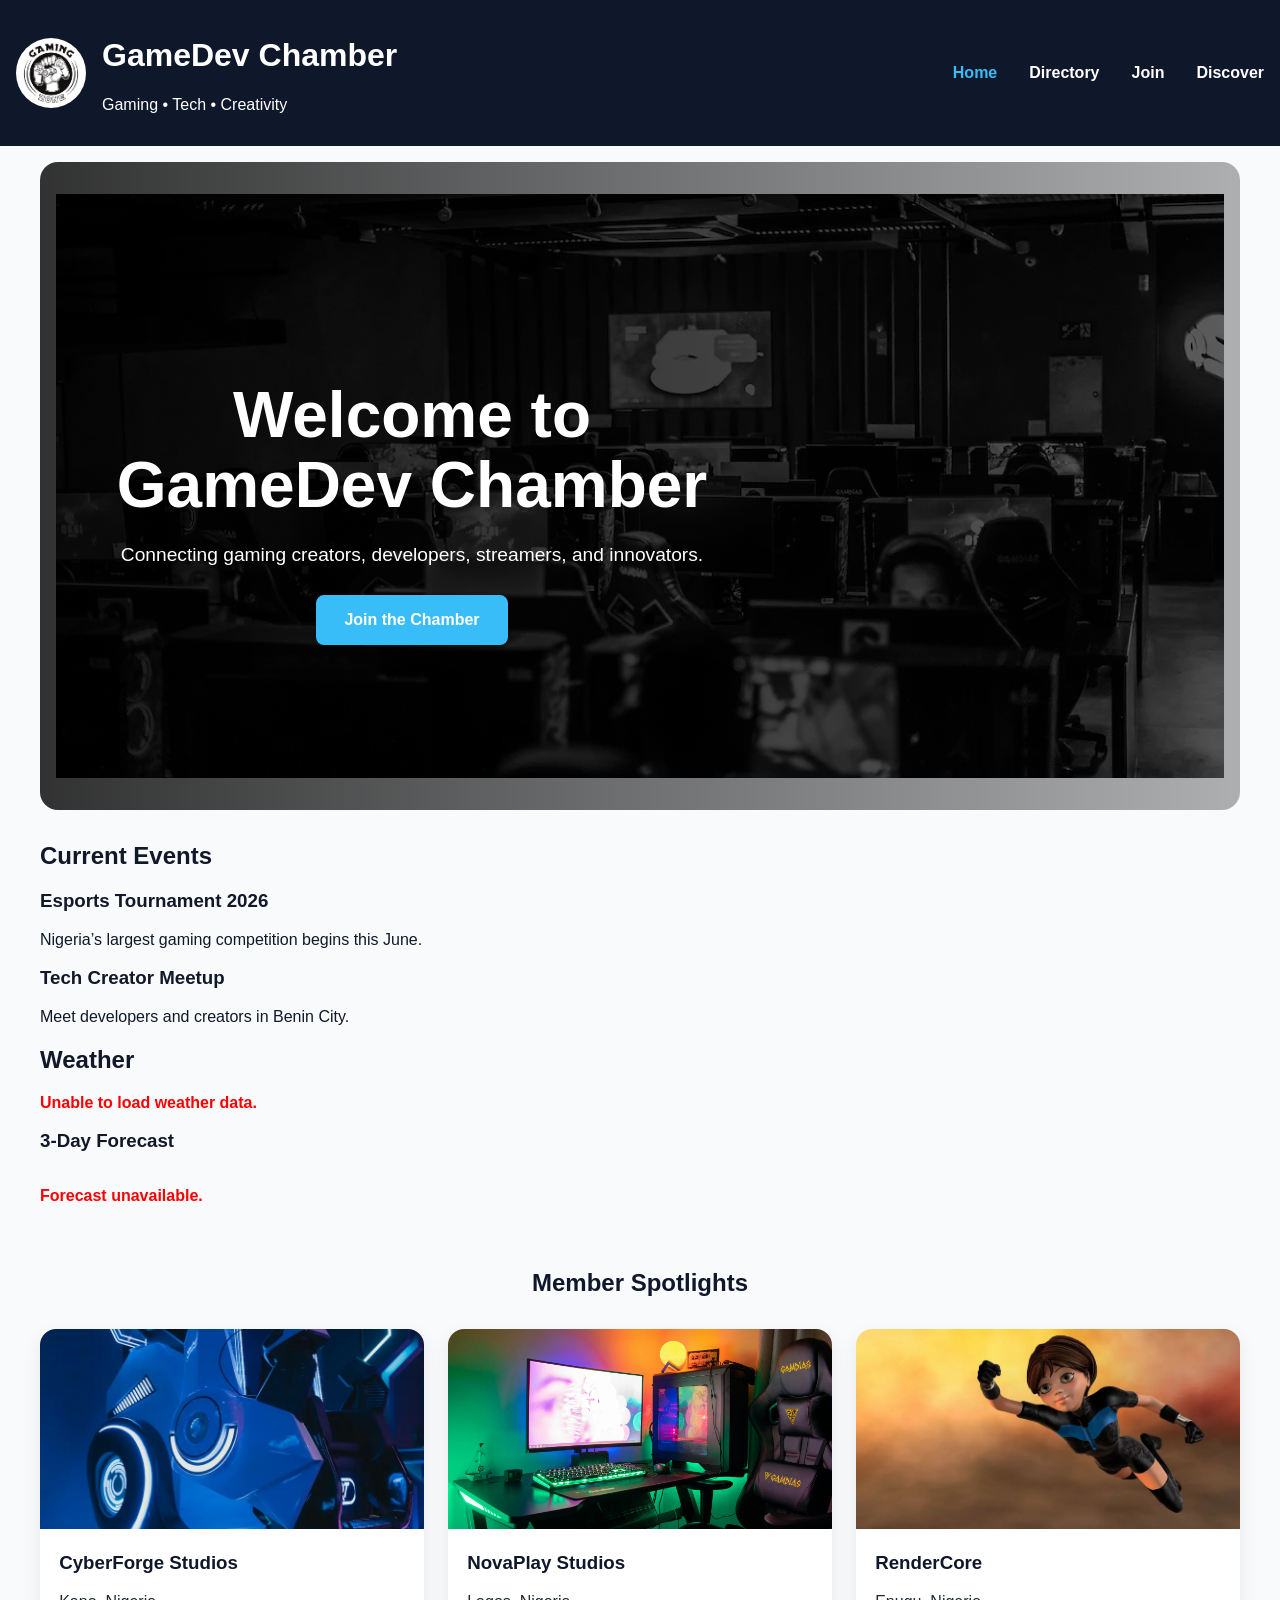
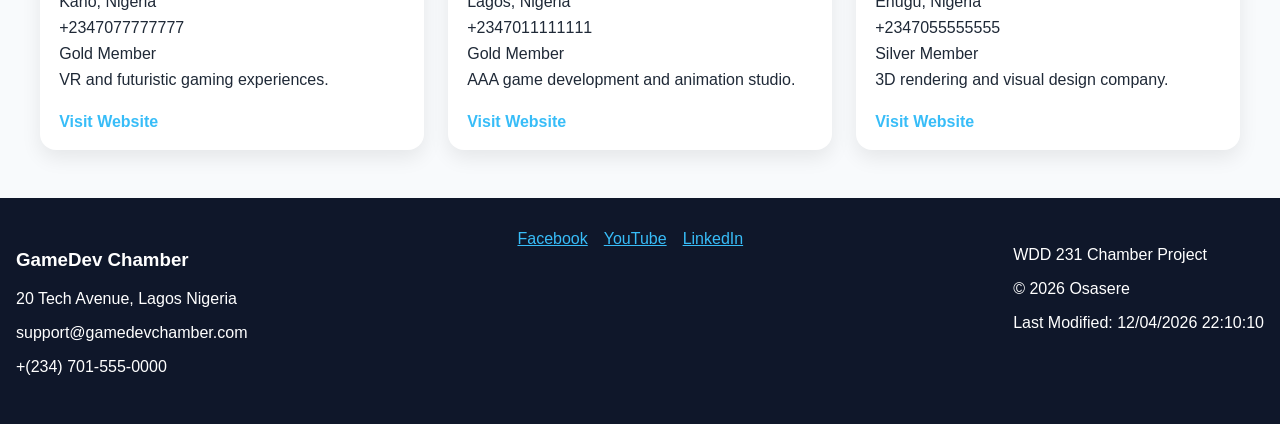
<file: chamber/index.html>
<!DOCTYPE html>
<html lang="en">
<head>

    <meta charset="UTF-8">
    <meta name="viewport" content="width=device-width, initial-scale=1.0">

    <title>GameDev Chamber Home</title>

    <meta name="description" content="GameDev Chamber Home Page">
    <meta name="author" content="Osasere">

    <link rel="stylesheet" href="styles/chamber.css">

    <script src="scripts/navigation.js" defer></script>
    <script src="scripts/weather.js" defer></script>
    <script src="scripts/spotlight.js" defer></script>

</head>

<body>

<a href="#main-content" class="skip-link">
    Skip to Content
</a>

<header>

    <div class="navigation-bar">

        <a href="index.html" class="logo-container">

            <img src="images/11224.jpg"
                 alt="GameDev Chamber Logo"
                 class="logo-image">

            <div>
                <h1>GameDev Chamber</h1>
                <p>Gaming • Tech • Creativity</p>
            </div>

        </a>

        <button id="menu-button">
            ☰
        </button>

        <nav>

            <ul class="navigation-links">

                <li>
                    <a href="index.html" class="active">
                        Home
                    </a>
                </li>

                <li>
                    <a href="directory.html">
                        Directory
                    </a>
                </li>

                <li>
                    <a href="join.html">
                        Join
                    </a>
                </li>

                <li>
                    <a href="discover.html">
                        Discover
                    </a>
                </li>

            </ul>

        </nav>

    </div>

</header>

<main id="main-content">

    <!-- HERO -->

   <section class="hero-section">

    <img
        src="images/hero.webp"
        alt="Gaming setup"
        class="hero-image"
    >

    <div class="hero-text">

        <h2>
            Welcome to GameDev Chamber
        </h2>

        <p>
            Connecting gaming creators,
            developers, streamers,
            and innovators.
        </p>

        <a href="join.html"
           class="cta-button">

           Join the Chamber

        </a>

    </div>

</section>

</section>

    <!-- HOME GRID -->

    <section class="home-grid">

        <!-- EVENTS -->

        <section class="card">

            <h2>Current Events</h2>

            <div class="event">

                <h3>Esports Tournament 2026</h3>

                <p>
                    Nigeria’s largest gaming competition begins this June.
                </p>

            </div>

            <div class="event">

                <h3>Tech Creator Meetup</h3>

                <p>
                    Meet developers and creators in Benin City.
                </p>

            </div>

        </section>

        <!-- WEATHER -->

        <section class="card">

            <h2>Weather</h2>

            <div id="current-weather"></div>

            <h3>3-Day Forecast</h3>

            <div id="forecast"></div>

        </section>

    </section>

    <!-- SPOTLIGHTS -->

    <section class="spotlights">

    <h2>Member Spotlights</h2>

    <div id="spotlight-container"></div>

</section>

</main>

<footer>

    <div>

        <h3>GameDev Chamber</h3>

        <p>20 Tech Avenue, Lagos Nigeria</p>

        <p>support@gamedevchamber.com</p>

        <p>+(234) 701-555-0000</p>

    </div>

    <div class="social-links">

        <a href="#">Facebook</a>

        <a href="#">YouTube</a>

        <a href="#">LinkedIn</a>

    </div>

    <div>

        <p>WDD 231 Chamber Project</p>

        <p>© 2026 Osasere</p>

        <p id="lastModified"></p>

    </div>

</footer>

</body>
</html>
</file>
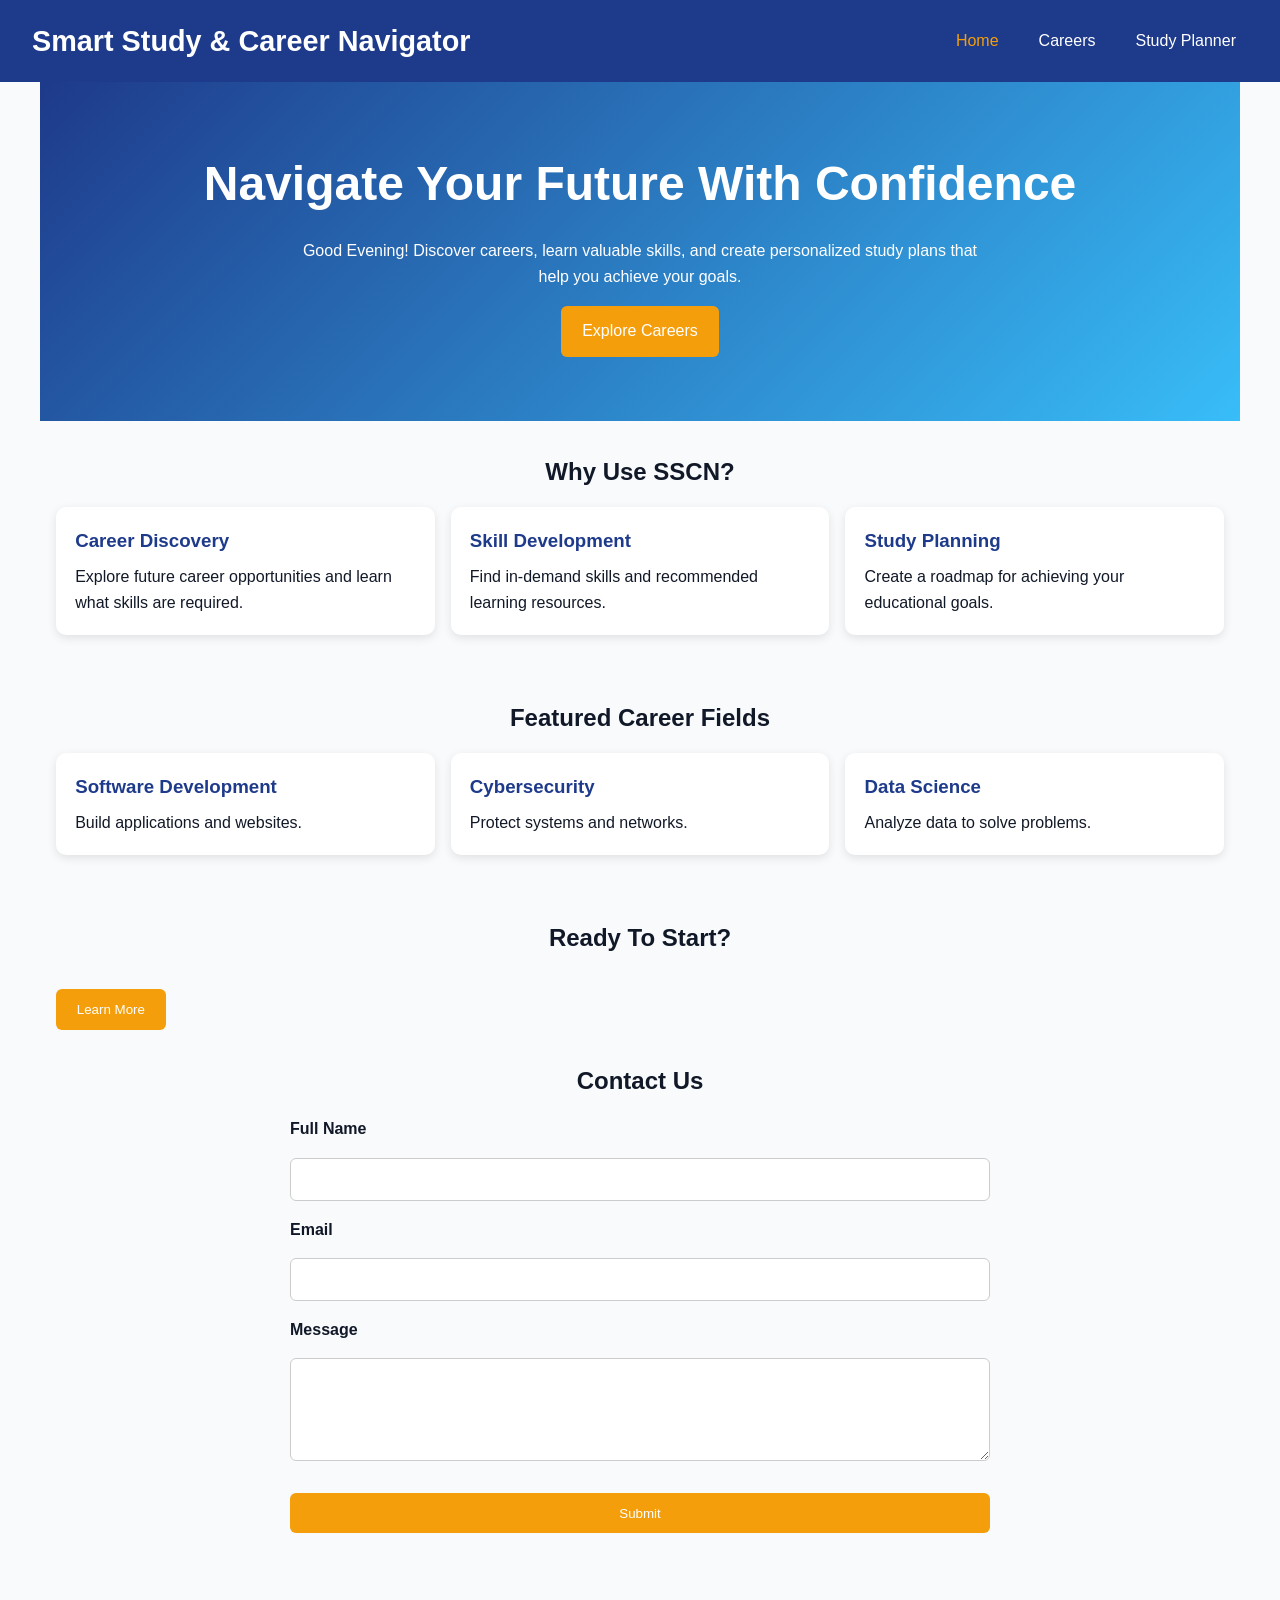
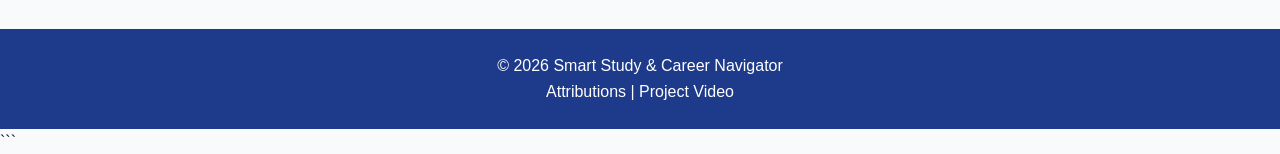
<file: finalproject/index.html>
<!DOCTYPE html>
<html lang="en">
<head>
<meta charset="UTF-8">
<meta name="viewport" content="width=device-width, initial-scale=1.0">

<title>Smart Study & Career Navigator | Home</title>

<meta name="description" content="Explore careers, discover skills, and build your future with Smart Study & Career Navigator.">

<meta name="author" content="Your Name">

<meta property="og:title" content="Smart Study & Career Navigator">
<meta property="og:type" content="website">
<meta property="og:image" content="images/hero.webp">
<meta property="og:url" content="https://yourgithubpagesurl.com">
<meta property="og:description" content="Explore careers and plan your future.">

<link rel="icon" href="images/favicon.ico">

<link rel="stylesheet" href="styles/site.css">

<script type="module" src="scripts/main.js"></script>

</head>

<body>

<header>

<div class="logo">
<h1>Smart Study & Career Navigator</h1>
</div>

<button id="menuBtn" aria-label="Navigation Menu">
☰
</button>

<nav id="navMenu">
<a href="index.html" class="active">Home</a>
<a href="careers.html">Careers</a>
<a href="planner.html">Study Planner</a>
</nav>

</header>

<main>

<section class="hero">

<div class="hero-content">

<h2>Navigate Your Future With Confidence</h2>

<p>
Discover careers, learn valuable skills,
and create personalized study plans
that help you achieve your goals.
</p>

<a href="careers.html" class="btn">
Explore Careers
</a>

</div>

</section>

<section class="features">

<h2>Why Use SSCN?</h2>

<div class="cards">

<div class="card">
<h3>Career Discovery</h3>
<p>
Explore future career opportunities
and learn what skills are required.
</p>
</div>

<div class="card">
<h3>Skill Development</h3>
<p>
Find in-demand skills and recommended
learning resources.
</p>
</div>

<div class="card">
<h3>Study Planning</h3>
<p>
Create a roadmap for achieving your
educational goals.
</p>
</div>

</div>

</section>

<section class="career-preview">

<h2>Featured Career Fields</h2>

<div class="cards">

<div class="card">
<h3>Software Development</h3>
<p>Build applications and websites.</p>
</div>

<div class="card">
<h3>Cybersecurity</h3>
<p>Protect systems and networks.</p>
</div>

<div class="card">
<h3>Data Science</h3>
<p>Analyze data to solve problems.</p>
</div>

</div>

</section>

<section class="cta">

<h2>Ready To Start?</h2>

<button id="openModal" class="btn">
    Learn More
</button>

<dialog id="infoModal">

    <h2>Welcome To SSCN</h2>

    <p>
        Smart Study & Career Navigator helps students
        discover careers, identify required skills,
        and create study plans for future success.
    </p>

    <button id="closeModal" class="btn">
        Close
    </button>

</dialog>
<section class="features">

<h2>Contact Us</h2>

<form action="form-action.html" method="get">

<label for="fullname">
Full Name
</label>

<input
type="text"
id="fullname"
name="fullname"
required
>

<label for="email">
Email
</label>

<input
type="email"
id="email"
name="email"
required
>

<label for="message">
Message
</label>

<textarea
id="message"
name="message"
rows="5"
required
></textarea>

<button type="submit" class="btn">
Submit
</button>

</form>

</section>

</main>

<footer>

<p>
© 2026 Smart Study & Career Navigator
</p>

<a href="attributions.html">
Attributions
</a>

|

<a
href="https://youtube.com"
target="_blank"
>
Project Video
</a>

</footer>

</body>
</html>
```
</file>
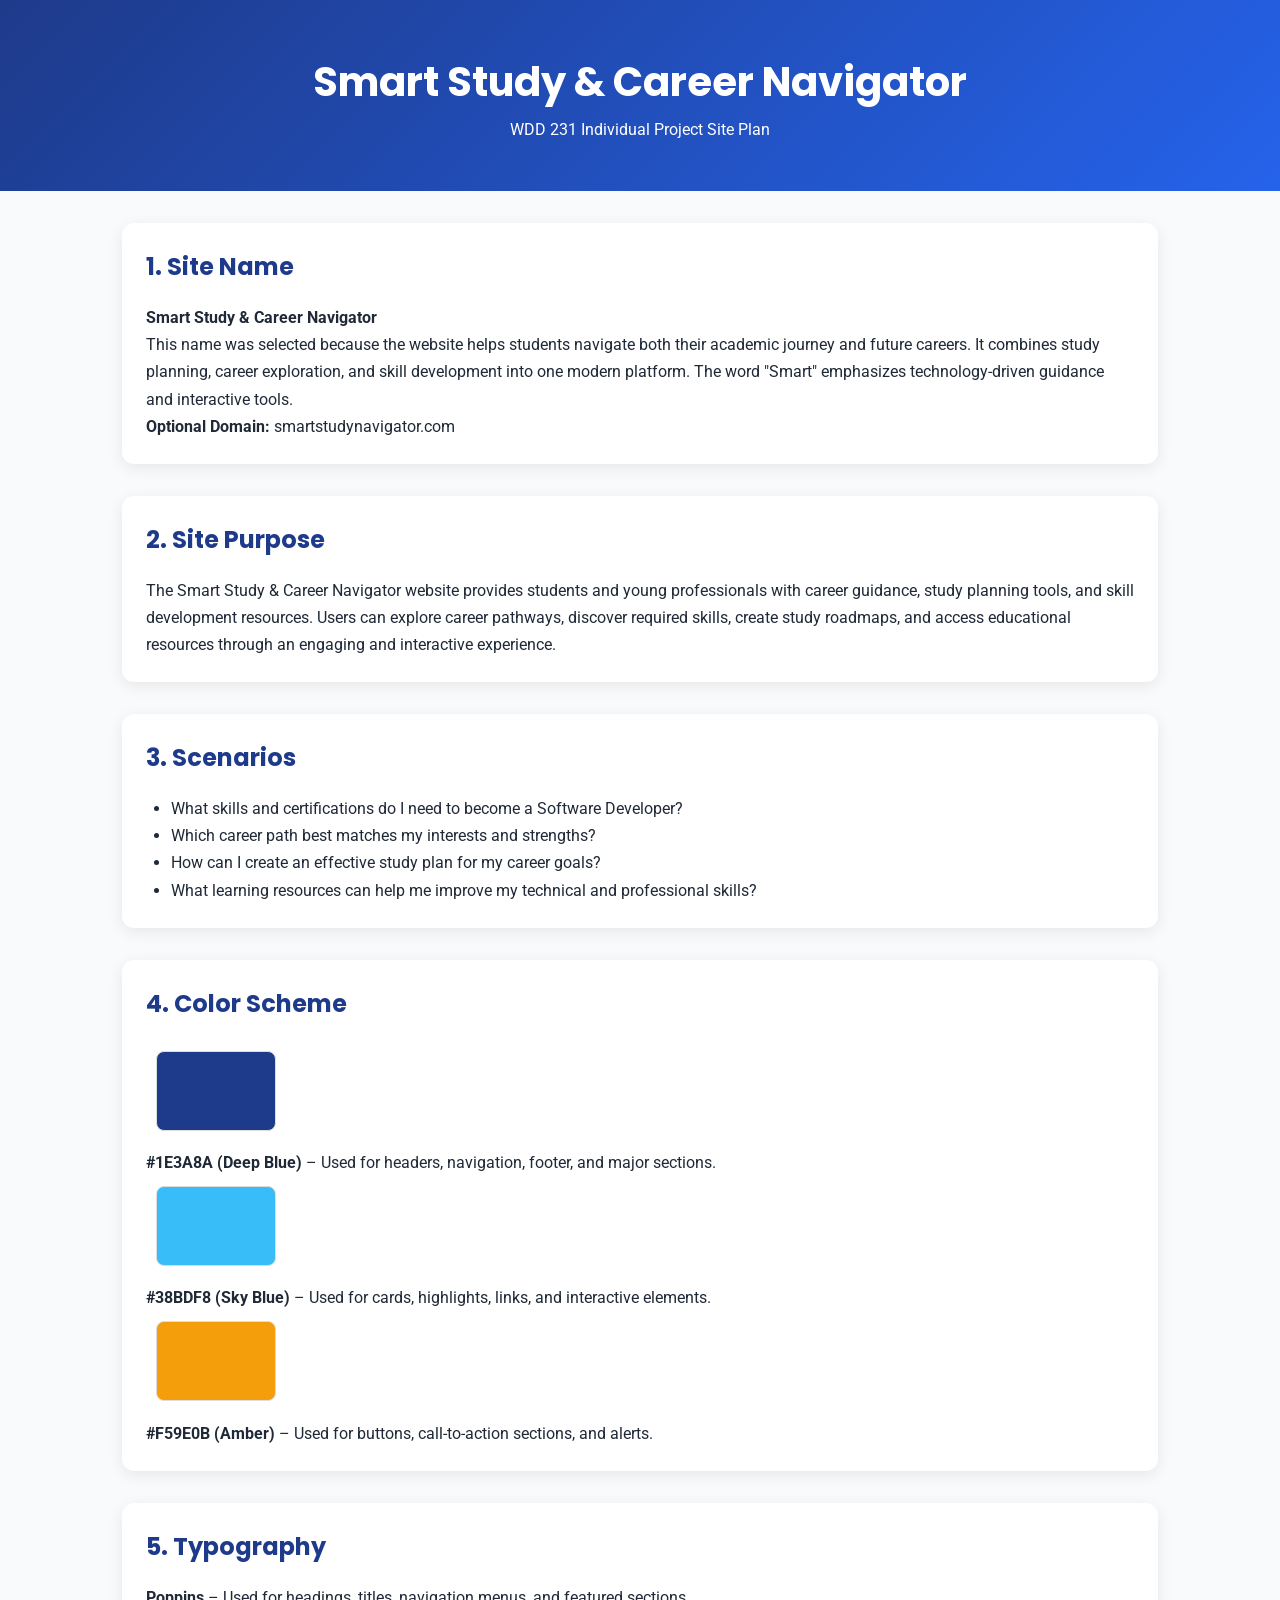
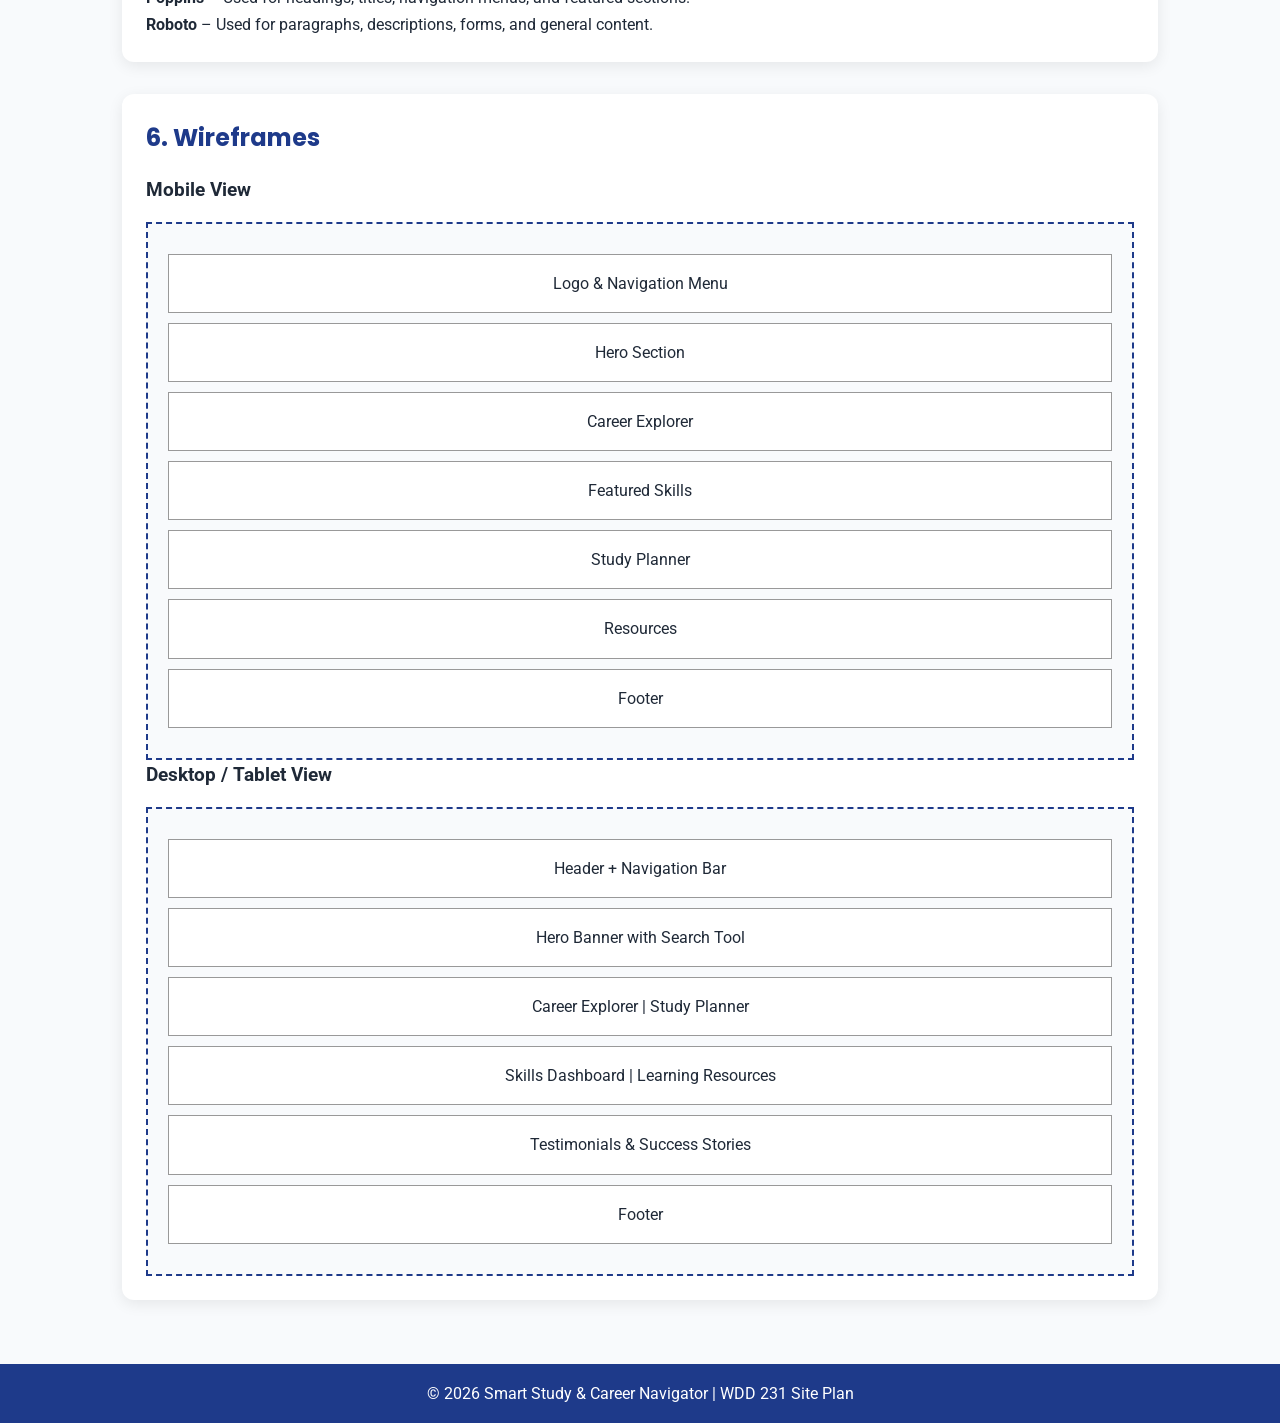
<file: siteplan.html>
<!DOCTYPE html>
<html lang="en">
<head>
<meta charset="UTF-8">
<meta name="viewport" content="width=device-width, initial-scale=1.0">
<title>Smart Study & Career Navigator - Site Plan</title>

<link rel="preconnect" href="https://fonts.googleapis.com">
<link rel="preconnect" href="https://fonts.gstatic.com" crossorigin>
<link href="https://fonts.googleapis.com/css2?family=Poppins:wght@300;400;600;700&family=Roboto:wght@300;400;500&display=swap" rel="stylesheet">

<style>
:root{
    --primary:#1e3a8a;
    --secondary:#38bdf8;
    --accent:#f59e0b;
    --light:#f8fafc;
    --dark:#1f2937;
}

*{
    margin:0;
    padding:0;
    box-sizing:border-box;
}

body{
    font-family:'Roboto',sans-serif;
    background:var(--light);
    color:var(--dark);
    line-height:1.7;
}

header{
    background:linear-gradient(135deg,var(--primary),#2563eb);
    color:white;
    text-align:center;
    padding:3rem;
}

header h1{
    font-family:'Poppins',sans-serif;
    font-size:2.5rem;
}

main{
    max-width:1100px;
    margin:auto;
    padding:2rem;
}

section{
    background:white;
    margin-bottom:2rem;
    padding:1.5rem;
    border-radius:12px;
    box-shadow:0 4px 15px rgba(0,0,0,.08);
}

h2{
    color:var(--primary);
    margin-bottom:1rem;
    font-family:'Poppins',sans-serif;
}

.color-card{
    display:inline-block;
    width:120px;
    height:80px;
    border-radius:8px;
    margin:10px;
    border:1px solid #ddd;
}

.primary{background:#1e3a8a;}
.secondary{background:#38bdf8;}
.accent{background:#f59e0b;}

.wireframe{
    border:2px dashed var(--primary);
    padding:20px;
    margin-top:15px;
    background:#f8fafc;
}

.box{
    border:1px solid #999;
    padding:15px;
    margin:10px 0;
    text-align:center;
    background:white;
}

footer{
    background:var(--primary);
    color:white;
    text-align:center;
    padding:1rem;
}

ul{
    padding-left:25px;
}
</style>
</head>

<body>

<header>
    <h1>Smart Study & Career Navigator</h1>
    <p>WDD 231 Individual Project Site Plan</p>
</header>

<main>

<section>
    <h2>1. Site Name</h2>

    <p><strong>Smart Study & Career Navigator</strong></p>

    <p>
        This name was selected because the website helps students
        navigate both their academic journey and future careers.
        It combines study planning, career exploration, and skill
        development into one modern platform. The word "Smart"
        emphasizes technology-driven guidance and interactive tools.
    </p>

    <p>
        <strong>Optional Domain:</strong>
        smartstudynavigator.com
    </p>
</section>

<section>
    <h2>2. Site Purpose</h2>

    <p>
        The Smart Study & Career Navigator website provides
        students and young professionals with career guidance,
        study planning tools, and skill development resources.
        Users can explore career pathways, discover required
        skills, create study roadmaps, and access educational
        resources through an engaging and interactive experience.
    </p>
</section>

<section>
    <h2>3. Scenarios</h2>

    <ul>
        <li>
            What skills and certifications do I need to become a Software Developer?
        </li>

        <li>
            Which career path best matches my interests and strengths?
        </li>

        <li>
            How can I create an effective study plan for my career goals?
        </li>

        <li>
            What learning resources can help me improve my technical and professional skills?
        </li>
    </ul>
</section>

<section>
    <h2>4. Color Scheme</h2>

    <div class="color-card primary"></div>
    <p>
        <strong>#1E3A8A (Deep Blue)</strong> –
        Used for headers, navigation, footer, and major sections.
    </p>

    <div class="color-card secondary"></div>
    <p>
        <strong>#38BDF8 (Sky Blue)</strong> –
        Used for cards, highlights, links, and interactive elements.
    </p>

    <div class="color-card accent"></div>
    <p>
        <strong>#F59E0B (Amber)</strong> –
        Used for buttons, call-to-action sections, and alerts.
    </p>
</section>

<section>
    <h2>5. Typography</h2>

    <p>
        <strong>Poppins</strong> –
        Used for headings, titles, navigation menus, and featured sections.
    </p>

    <p>
        <strong>Roboto</strong> –
        Used for paragraphs, descriptions, forms, and general content.
    </p>
</section>

<section>
    <h2>6. Wireframes</h2>

    <h3>Mobile View</h3>

    <div class="wireframe">
        <div class="box">Logo & Navigation Menu</div>
        <div class="box">Hero Section</div>
        <div class="box">Career Explorer</div>
        <div class="box">Featured Skills</div>
        <div class="box">Study Planner</div>
        <div class="box">Resources</div>
        <div class="box">Footer</div>
    </div>

    <h3>Desktop / Tablet View</h3>

    <div class="wireframe">
        <div class="box">Header + Navigation Bar</div>
        <div class="box">Hero Banner with Search Tool</div>
        <div class="box">Career Explorer | Study Planner</div>
        <div class="box">Skills Dashboard | Learning Resources</div>
        <div class="box">Testimonials & Success Stories</div>
        <div class="box">Footer</div>
    </div>

    <!-- Replace these with your own sketches if required -->
    <!--
    <img src="images/mobile-wireframe.jpg" alt="Mobile Wireframe">
    <img src="images/desktop-wireframe.jpg" alt="Desktop Wireframe">
    -->
</section>

</main>

<footer>
    <p>© 2026 Smart Study & Career Navigator | WDD 231 Site Plan</p>
</footer>

</body>
</html>
</file>
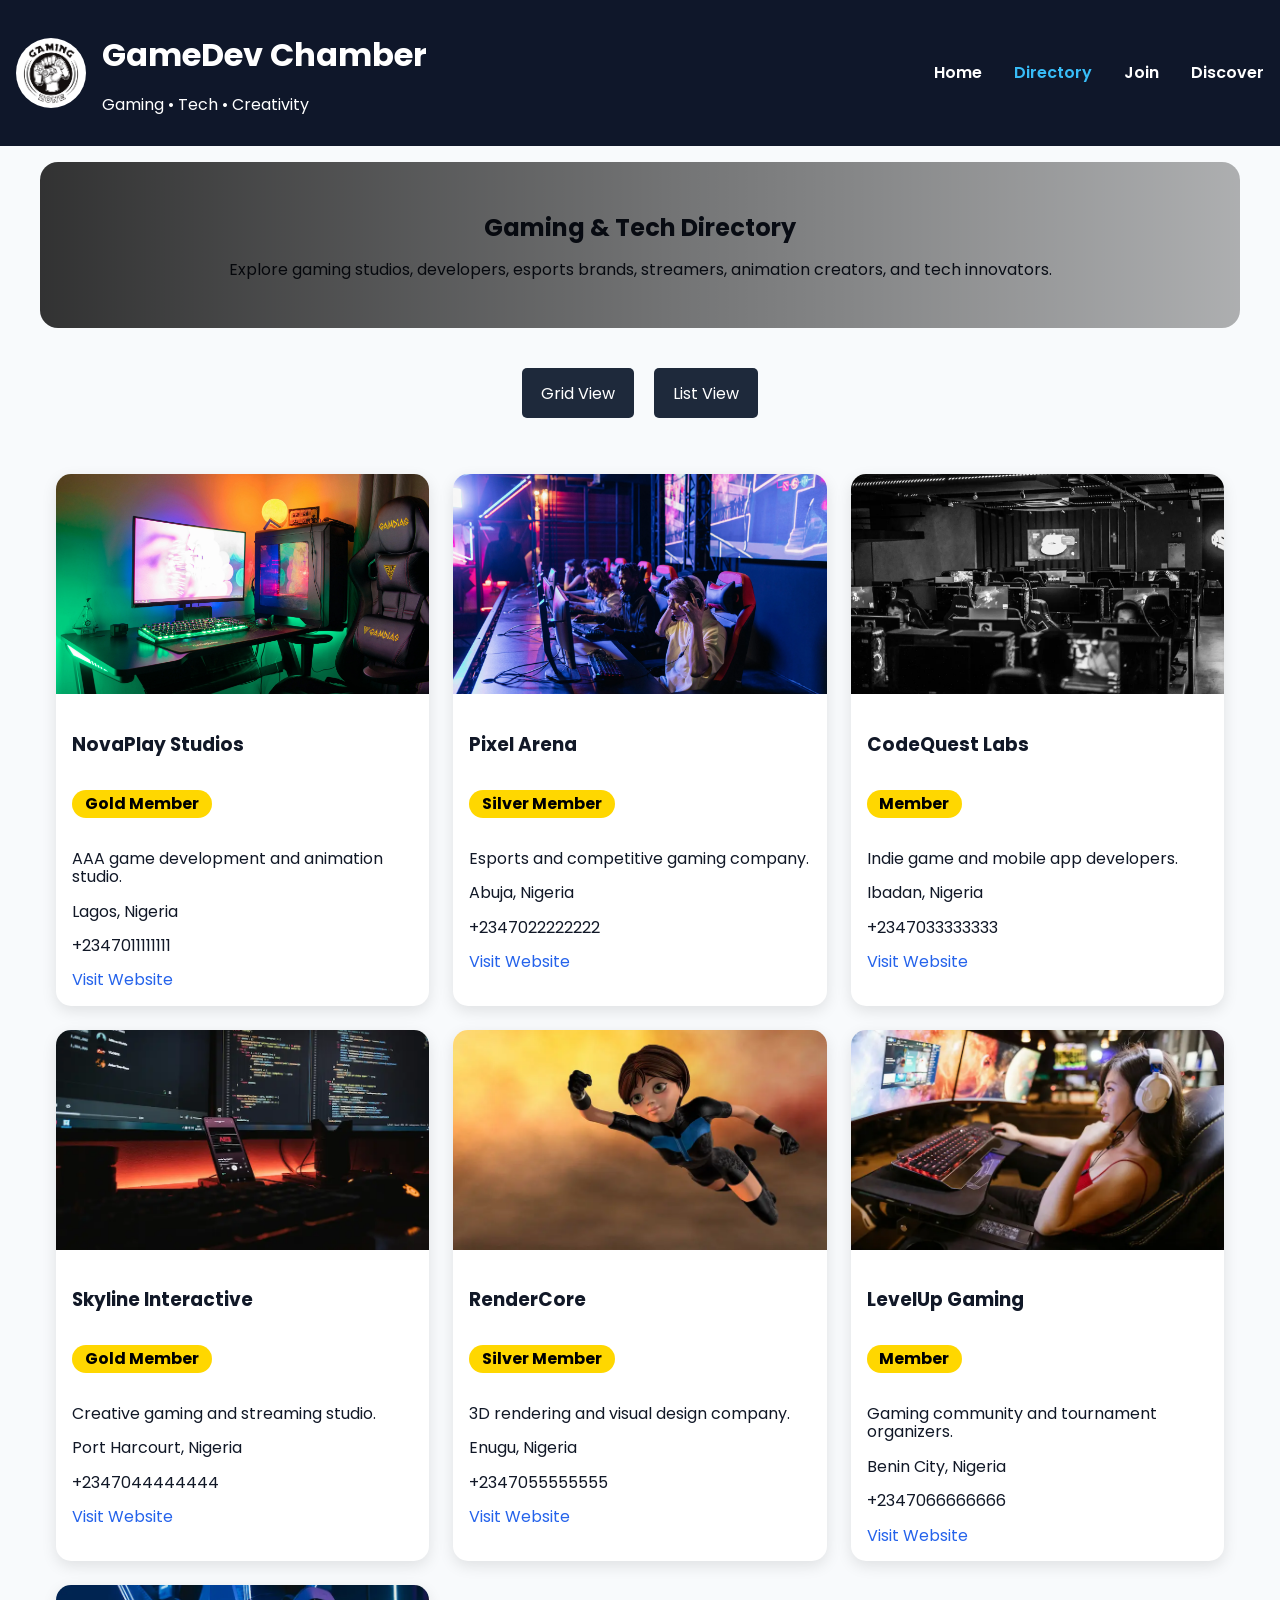
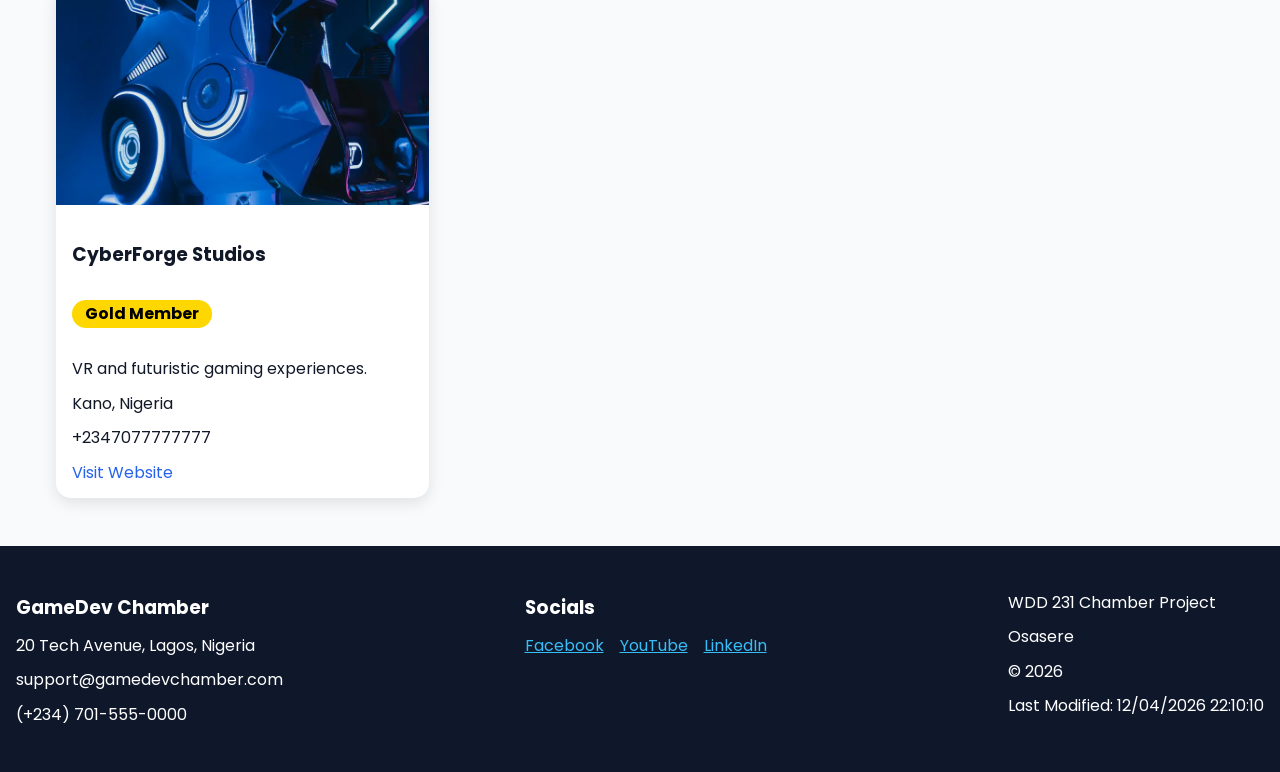
<file: chamber/directory.html>
<!DOCTYPE html>
<html lang="en">
<head>
    <meta charset="UTF-8">
    <meta name="viewport" content="width=device-width, initial-scale=1.0">

    <title>GameDev Chamber | Directory</title>

    <meta name="description" content="Explore gaming studios, developers, streamers, and creative tech businesses in the GameDev Chamber.">

    <meta name="author" content="Osasere">

    <!-- Open Graph -->
    <meta property="og:title" content="GameDev Chamber Directory">
    <meta property="og:description" content="Discover gaming and tech creators across Nigeria.">
    <meta property="og:image" content="images/logo.webp">
    <meta property="og:url" content="https://yourusername.github.io/wdd231/chamber/directory.html">

    <!-- Favicon -->
    <link rel="icon" href="images/favicon.ico">

    <!-- Fonts -->
    <link rel="preconnect" href="https://fonts.googleapis.com">
    <link rel="preconnect" href="https://fonts.gstatic.com" crossorigin>

    <link href="https://fonts.googleapis.com/css2?family=Poppins:wght@300;400;500;600;700&display=swap" rel="stylesheet">

    <!-- CSS -->
    <link rel="stylesheet" href="styles/normalize.css">
    <link rel="stylesheet" href="styles/chamber.css">
    <link rel="stylesheet" href="styles/directory.css">

    <!-- JavaScript -->
    <script src="scripts/menu.js" defer></script>
    <script src="scripts/directory.js" defer></script>
</head>

<body>

<a class="skip-link" href="#main-content">Skip to Main Content</a>

<header>

    <nav class="navigation-bar">

        <a href="index.html" class="logo-container">

            <img src="images/11224.jpg" alt="GameDev Chamber Logo" class="logo-image">

            <div>
                <h1>GameDev Chamber</h1>
                <p>Gaming • Tech • Creativity</p>
            </div>

        </a>

        <button id="menu-button" aria-label="Open Navigation Menu">
            ☰
        </button>

        <ul class="navigation-links">
            <li><a href="index.html">Home</a></li>
            <li><a href="directory.html" class="active">Directory</a></li>
            <li><a href="join.html">Join</a></li>
            <li><a href="discover.html">Discover</a></li>
        </ul>
 </nav>

</header>

<main id="main-content">

    <section class="hero-section">

        <h2>Gaming & Tech Directory</h2>

        <p>
            Explore gaming studios, developers, esports brands,
            streamers, animation creators, and tech innovators.
        </p>

    </section>

    <section class="toggle-buttons">

        <button id="grid-view">
            Grid View
        </button>

        <button id="list-view">
            List View
        </button>

    </section>

    <section id="members" class="directory-grid"></section>

</main>

<footer>

    <section>
        <h3>GameDev Chamber</h3>
        <p>20 Tech Avenue, Lagos, Nigeria</p>
        <p>support@gamedevchamber.com</p>
        <p>(+234) 701-555-0000</p>
    </section>

    <section>
        <h3>Socials</h3>

        <div class="social-links">
            <a href="https://facebook.com" target="_blank">Facebook</a>
            <a href="https://youtube.com" target="_blank">YouTube</a>
            <a href="https://linkedin.com" target="_blank">LinkedIn</a>
        </div>
    </section>

    <section>
        <p>
            WDD 231 Chamber Project
        </p>

        <p>
            Osasere
        </p>

        <p>
            &copy; <span id="year"></span>
        </p>

        <p id="lastModified"></p>
    </section>

</footer>

</body>
</html>
</file>
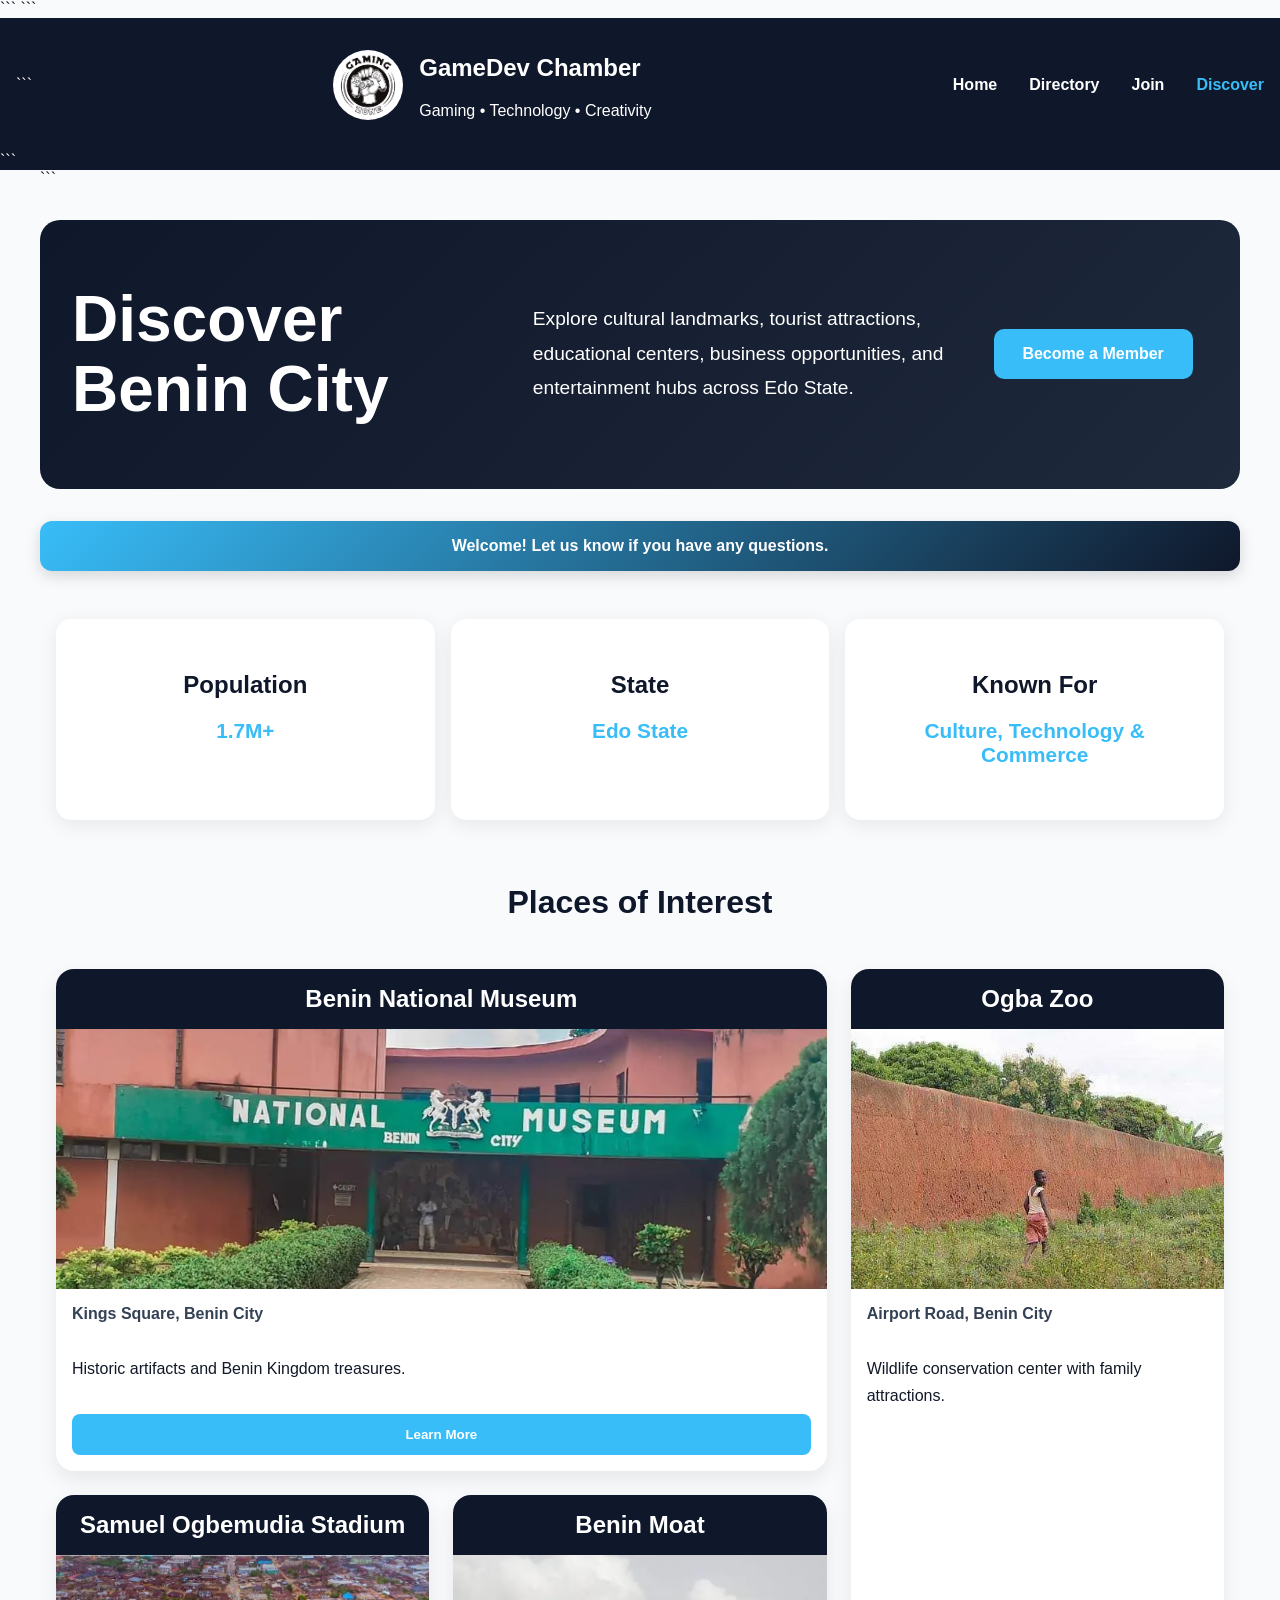
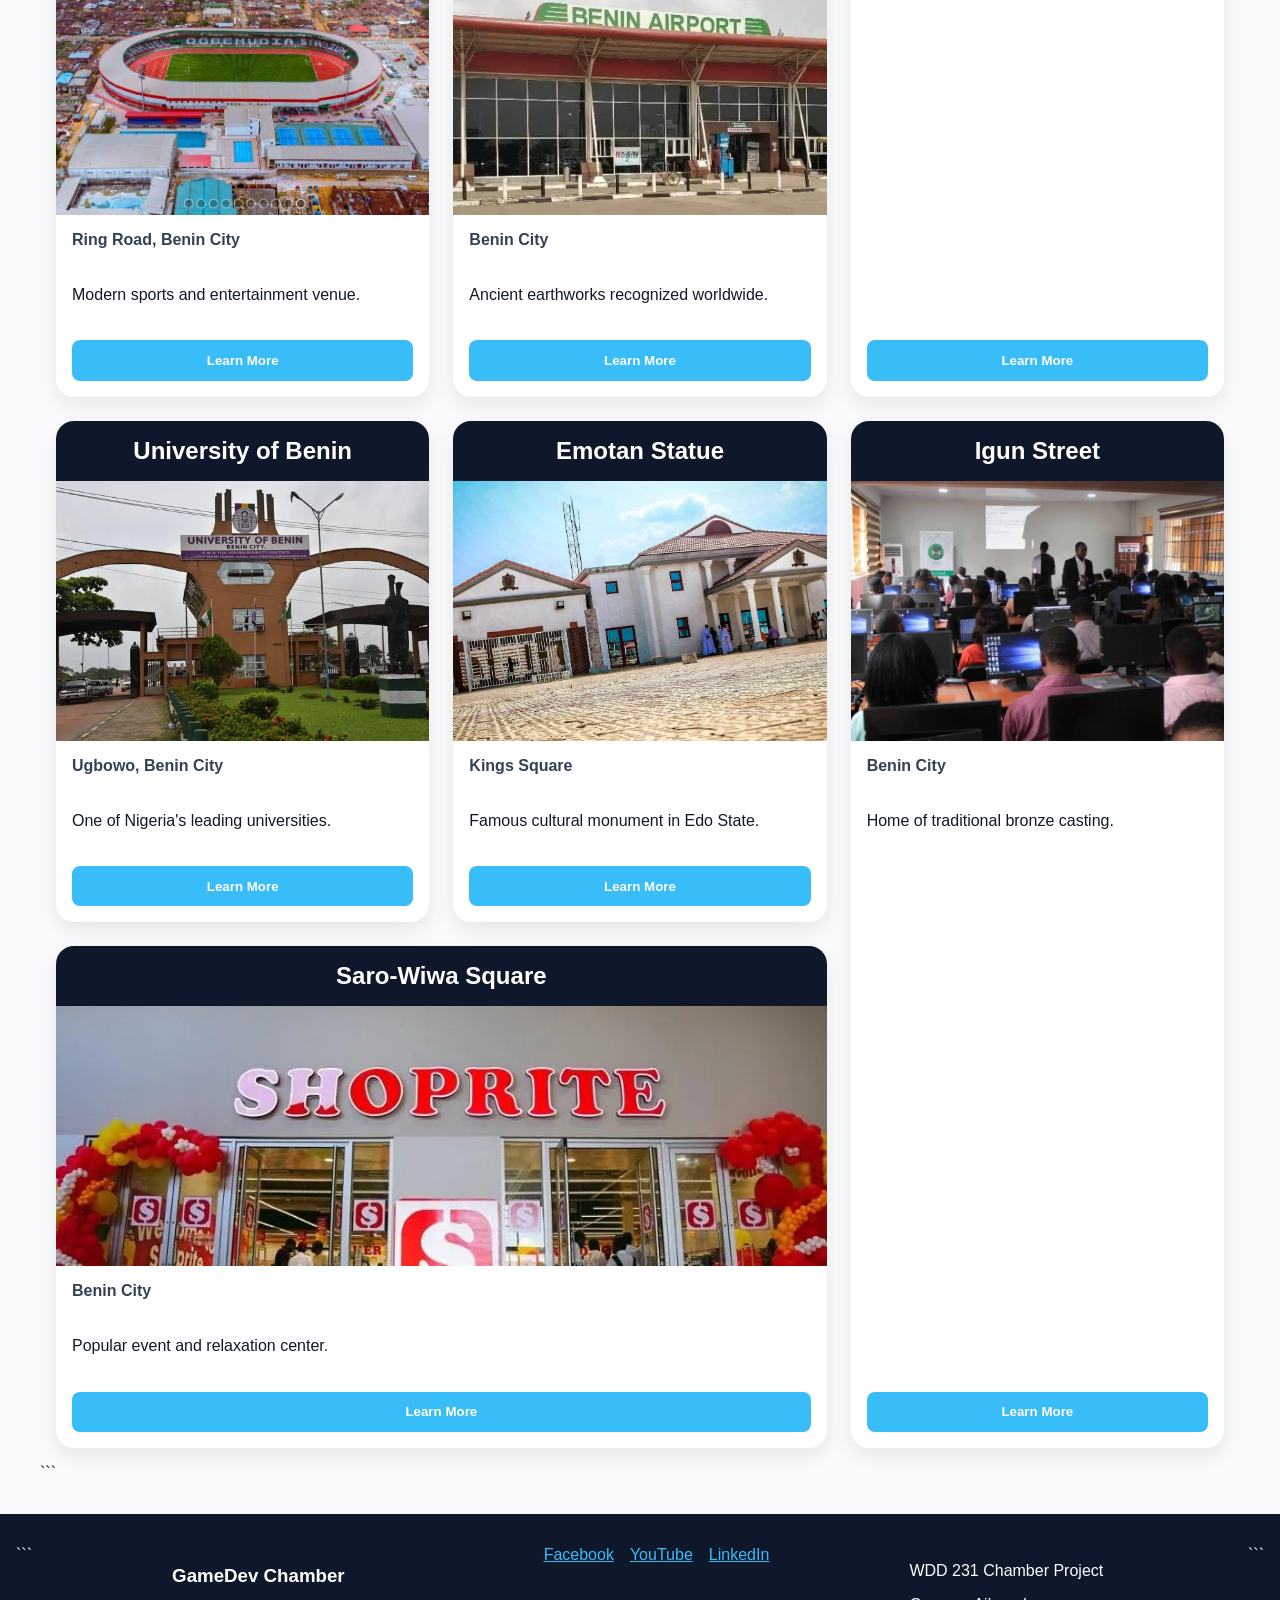
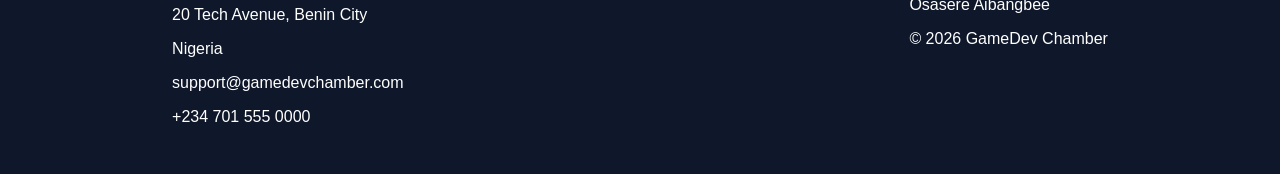
<file: chamber/discover.html>
<!DOCTYPE html>

<html lang="en">
<head>
    <meta charset="UTF-8">
    <meta name="viewport" content="width=device-width, initial-scale=1.0">
    <title>Discover | GameDev Chamber</title>

```
<meta name="description" content="Discover Benin City through culture, history, business opportunities, and attractions.">
<meta name="author" content="Osasere Aibangbee">

<link rel="stylesheet" href="styles/chamber.css">
<link rel="stylesheet" href="styles/discover.css">

<link rel="icon" href="images/favicon.ico">
```

</head>

<body>

<header>
    <nav class="navigation-bar">

```
    <a href="index.html" class="logo-container">
        <img src="images/11224.jpg" alt="GameDev Chamber Logo" class="logo-image">

        <div>
            <h1>GameDev Chamber</h1>
            <p>Gaming • Technology • Creativity</p>
        </div>
    </a>

    <button id="menu-button">☰</button>

    <ul class="navigation-links">
        <li><a href="index.html">Home</a></li>
        <li><a href="directory.html">Directory</a></li>
        <li><a href="join.html">Join</a></li>
        <li><a href="discover.html" class="active">Discover</a></li>
    </ul>

</nav>
```

</header>

<main>

```
<section class="discover-hero">
    <div class="hero-content">

        <div>
            <h1>Discover<br>Benin City</h1>
        </div>

        <div>
            <p>
                Explore cultural landmarks,
                tourist attractions,
                educational centers,
                business opportunities,
                and entertainment hubs
                across Edo State.
            </p>
        </div>

        <div>
            <a href="join.html" class="cta-button">
                Become a Member
            </a>
        </div>

    </div>
</section>
</section>

<section id="visitMessage"></section>

<section class="stats-section">

    <div class="stat-card">
        <h2>Population</h2>
        <p>1.7M+</p>
    </div>

    <div class="stat-card">
        <h2>State</h2>
        <p>Edo State</p>
    </div>

    <div class="stat-card">
        <h2>Known For</h2>
        <p>Culture, Technology & Commerce</p>
    </div>

</section>

<section>
    <h2 class="section-title">
        Places of Interest
    </h2>

    <div id="discoverCards" class="discover-grid"></div>
</section>
```

</main>

<footer>

```
<div>
    <h3>GameDev Chamber</h3>
    <p>20 Tech Avenue, Benin City</p>
    <p>Nigeria</p>
    <p>support@gamedevchamber.com</p>
    <p>+234 701 555 0000</p>
</div>

<div class="social-links">
    <a href="#">Facebook</a>
    <a href="#">YouTube</a>
    <a href="#">LinkedIn</a>
</div>

<div>
    <p>WDD 231 Chamber Project</p>
    <p>Osasere Aibangbee</p>
    <p>&copy; 2026 GameDev Chamber</p>
</div>
```

</footer>

<script src="scripts/discover.js"></script>

</body>
</html>
</file>
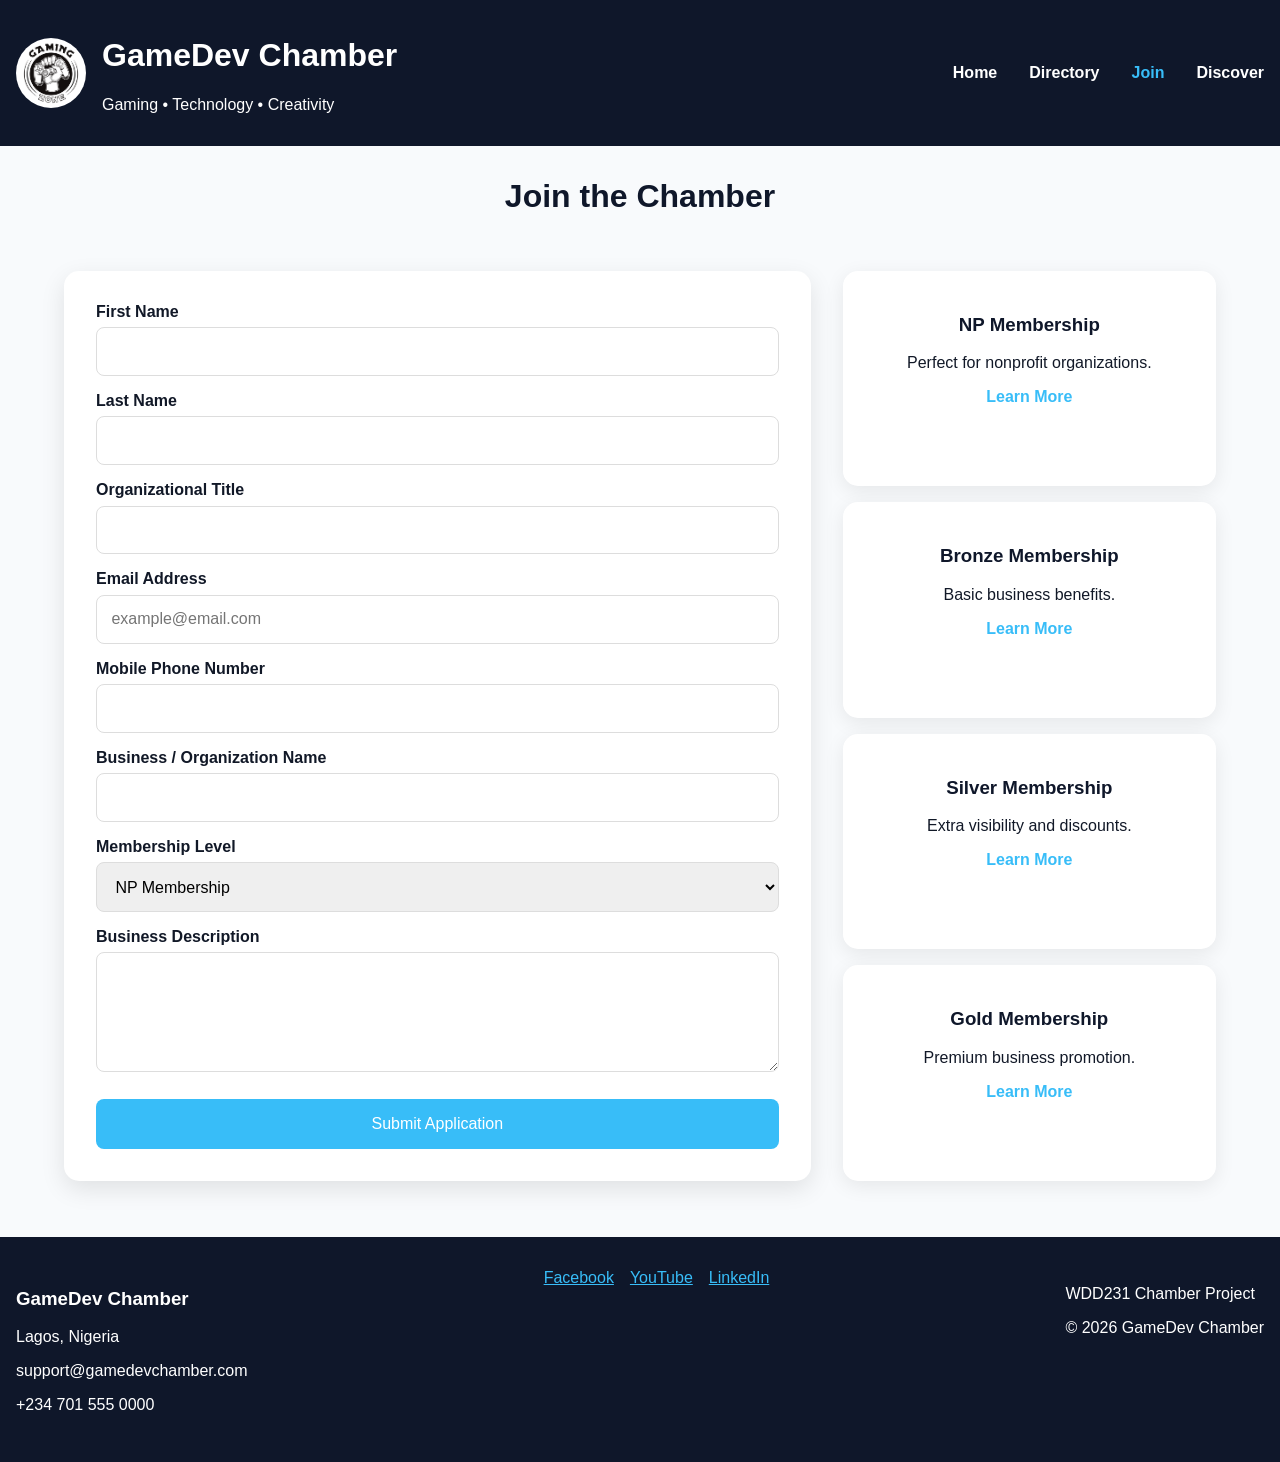
<file: chamber/join.html>
<!DOCTYPE html>
<html lang="en">
<head>
<meta charset="UTF-8">
<meta name="viewport" content="width=device-width, initial-scale=1.0">

<title>Join | GameDev Chamber</title>

<meta name="description" content="Join the GameDev Chamber of Commerce">
<meta name="author" content="Your Name">

<link rel="stylesheet" href="styles/chamber.css">

<script src="scripts/join.js" defer></script>

</head>

<body>

<header>

<div class="navigation-bar">

<a href="index.html" class="logo-container">

<img
src="images/11224.jpg"
alt="GameDev Chamber Logo"
class="logo-image">

<div>
<h1>GameDev Chamber</h1>
<p>Gaming • Technology • Creativity</p>
</div>

</a>

<button id="menu-button">☰</button>

<ul class="navigation-links">

<li><a href="index.html">Home</a></li>

<li><a href="directory.html">Directory</a></li>

<li><a href="join.html" class="active">Join</a></li>

<li><a href="#">Discover</a></li>

</ul>

</div>

</header>

<main>

<h2 class="page-title">Join the Chamber</h2>

<div class="join-container">

<!-- FORM -->

<form method="get" action="thankyou.html">

<label>

First Name

<input
type="text"
name="firstname"
required
title="Applicant First Name"
autocomplete="given-name">

</label>

<label>

Last Name

<input
type="text"
name="lastname"
required
title="Applicant Last Name"
autocomplete="family-name">

</label>

<label>

Organizational Title

<input
type="text"
name="organizationtitle"
title="Organization Title"
autocomplete="organization-title"
pattern="[A-Za-z\s\-]{7,}">

</label>

<label>

Email Address

<input
type="email"
name="email"
required
title="Email Address"
autocomplete="email"
placeholder="example@email.com">

</label>

<label>

Mobile Phone Number

<input
type="tel"
name="phone"
required
title="Phone Number"
autocomplete="tel">

</label>

<label>

Business / Organization Name

<input
type="text"
name="organization"
required
title="Business Name"
autocomplete="organization">

</label>

<label>

Membership Level

<select name="membership">

<option value="np">
NP Membership
</option>

<option value="bronze">
Bronze Membership
</option>

<option value="silver">
Silver Membership
</option>

<option value="gold">
Gold Membership
</option>

</select>

</label>

<label>

Business Description

<textarea
name="description"
title="Business Description"></textarea>

</label>

<input
type="hidden"
id="timestamp"
name="timestamp">

<input
type="submit"
value="Submit Application"
class="submit-btn">

</form>

<!-- MEMBERSHIP CARDS -->

<section class="membership-cards">

<div class="membership-card">

<h3>NP Membership</h3>

<p>Perfect for nonprofit organizations.</p>

<a href="#"
onclick="npModal.showModal(); return false;">

Learn More

</a>

</div>

<div class="membership-card">

<h3>Bronze Membership</h3>

<p>Basic business benefits.</p>

<a href="#"
onclick="bronzeModal.showModal(); return false;">

Learn More

</a>

</div>

<div class="membership-card">

<h3>Silver Membership</h3>

<p>Extra visibility and discounts.</p>

<a href="#"
onclick="silverModal.showModal(); return false;">

Learn More

</a>

</div>

<div class="membership-card">

<h3>Gold Membership</h3>

<p>Premium business promotion.</p>

<a href="#"
onclick="goldModal.showModal(); return false;">

Learn More

</a>

</div>

</section>

</div>

</main>

<!-- NP MODAL -->

<dialog id="npModal">

<h2>NP Membership</h2>

<ul>
<li>No annual fee</li>
<li>Directory listing</li>
<li>Networking opportunities</li>
<li>Community support resources</li>
</ul>

<button onclick="npModal.close()">
Close
</button>

</dialog>

<!-- BRONZE MODAL -->

<dialog id="bronzeModal">

<h2>Bronze Membership</h2>

<ul>
<li>Business directory listing</li>
<li>Networking events</li>
<li>Monthly newsletters</li>
<li>Business training sessions</li>
</ul>

<button onclick="bronzeModal.close()">
Close
</button>

</dialog>

<!-- SILVER MODAL -->

<dialog id="silverModal">

<h2>Silver Membership</h2>

<ul>
<li>All Bronze benefits</li>
<li>Event discounts</li>
<li>Featured promotions</li>
<li>Professional development workshops</li>
</ul>

<button onclick="silverModal.close()">
Close
</button>

</dialog>

<!-- GOLD MODAL -->

<dialog id="goldModal">

<h2>Gold Membership</h2>

<ul>
<li>All Silver benefits</li>
<li>Homepage spotlight advertising</li>
<li>VIP event invitations</li>
<li>Priority sponsorship opportunities</li>
<li>Premium chamber exposure</li>
</ul>

<button onclick="goldModal.close()">
Close
</button>

</dialog>

<footer>

<div>

<h3>GameDev Chamber</h3>

<p>Lagos, Nigeria</p>

<p>support@gamedevchamber.com</p>

<p>+234 701 555 0000</p>

</div>

<div class="social-links">

<a href="https://facebook.com">Facebook</a>

<a href="https://youtube.com">YouTube</a>

<a href="https://linkedin.com">LinkedIn</a>

</div>

<div>

<p>WDD231 Chamber Project</p>

<p>&copy; 2026 GameDev Chamber</p>

</div>

</footer>

</body>
</html>
</file>
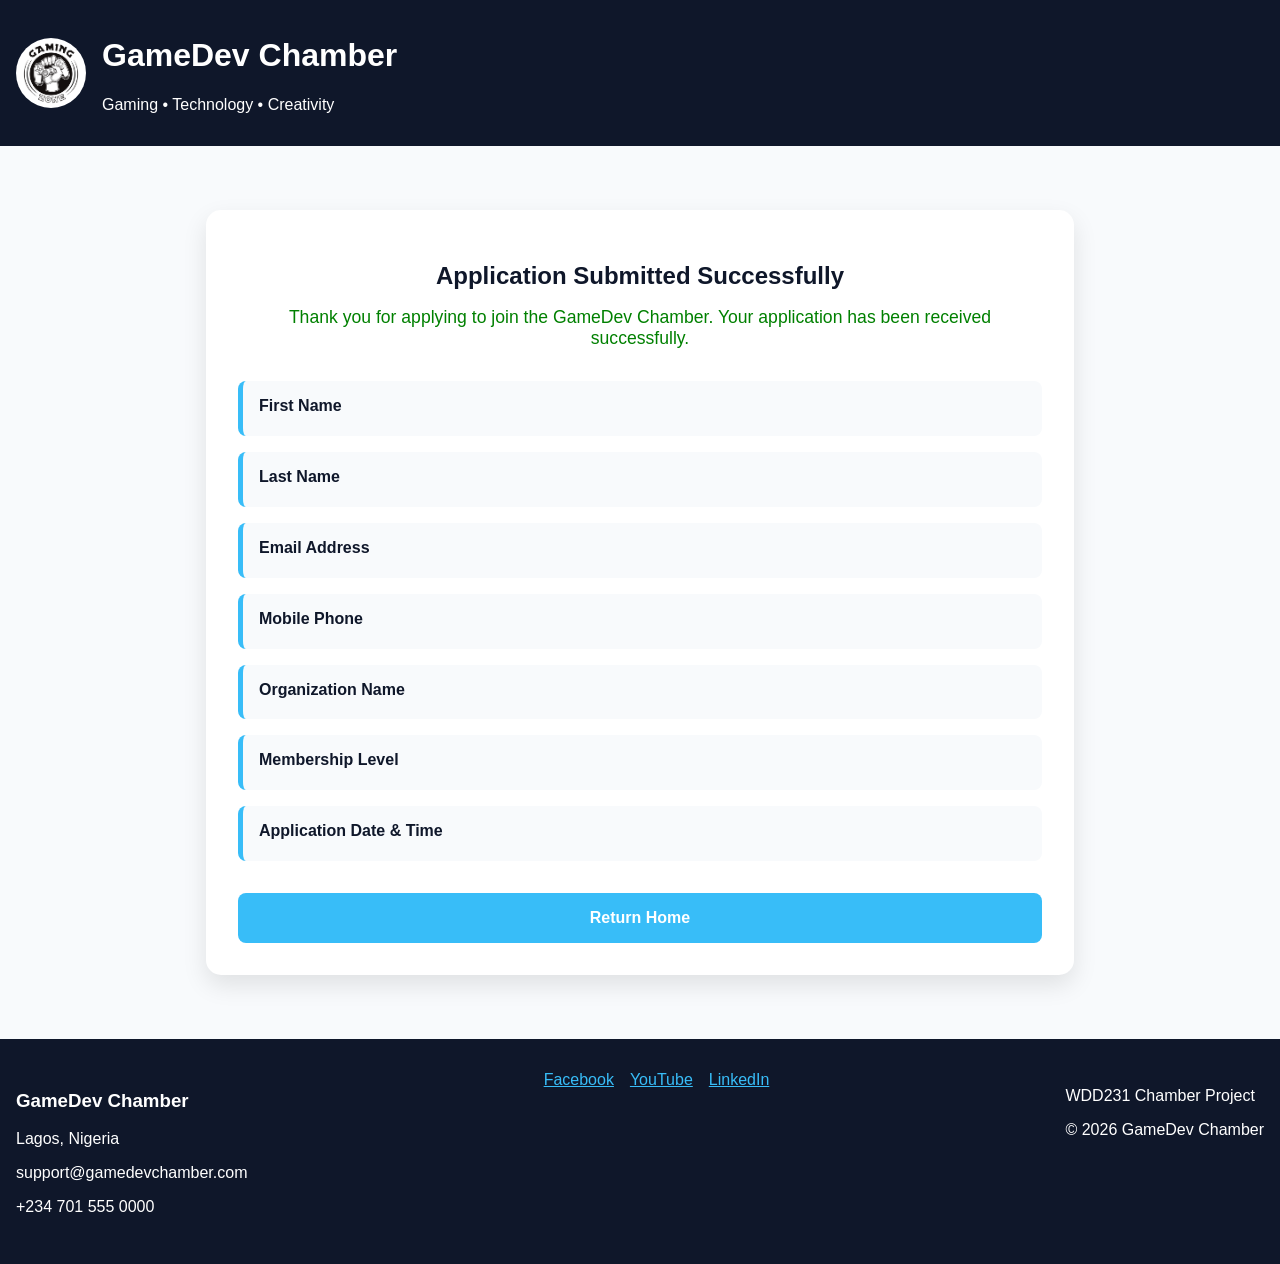
<file: chamber/thankyou.html>
<!DOCTYPE html>
<html lang="en">
<head>
<meta charset="UTF-8">
<meta name="viewport" content="width=device-width, initial-scale=1.0">

<title>Thank You | GameDev Chamber</title>

<link rel="stylesheet" href="styles/chamber.css">

<style>

.thankyou-container{
max-width:900px;
margin:3rem auto;
padding:1rem;
}

.thankyou-card{
background:white;
padding:2rem;
border-radius:15px;
box-shadow:0 10px 25px rgba(0,0,0,.1);
}

.thankyou-card h2{
text-align:center;
color:#0f172a;
margin-bottom:1rem;
}

.success-message{
text-align:center;
font-size:1.1rem;
color:green;
margin-bottom:2rem;
}

.results-grid{
display:grid;
gap:1rem;
}

.result-box{
background:#f8fafc;
padding:1rem;
border-left:5px solid #38bdf8;
border-radius:8px;
}

.result-box strong{
display:block;
margin-bottom:.3rem;
color:#0f172a;
}

.home-btn{
display:block;
text-align:center;
margin-top:2rem;
padding:1rem;
background:#38bdf8;
color:white;
text-decoration:none;
border-radius:8px;
font-weight:bold;
}

.home-btn:hover{
opacity:.9;
}

</style>

</head>

<body>

<header>

<div class="navigation-bar">

<a href="index.html" class="logo-container">

<img
src="images/11224.jpg"
alt="GameDev Chamber Logo"
class="logo-image">

<div>

<h1>GameDev Chamber</h1>

<p>Gaming • Technology • Creativity</p>

</div>

</a>

</div>

</header>

<main class="thankyou-container">

<div class="thankyou-card">

<h2>Application Submitted Successfully</h2>

<p class="success-message">

Thank you for applying to join the GameDev Chamber.
Your application has been received successfully.

</p>

<div
id="results"
class="results-grid">
</div>

<a
href="index.html"
class="home-btn">

Return Home

</a>

</div>

</main>

<footer>

<div>

<h3>GameDev Chamber</h3>

<p>Lagos, Nigeria</p>

<p>support@gamedevchamber.com</p>

<p>+234 701 555 0000</p>

</div>

<div class="social-links">

<a href="https://facebook.com">
Facebook
</a>

<a href="https://youtube.com">
YouTube
</a>

<a href="https://linkedin.com">
LinkedIn
</a>

</div>

<div>

<p>WDD231 Chamber Project</p>

<p>&copy; 2026 GameDev Chamber</p>

</div>

</footer>

<script>

const params =
new URLSearchParams(
window.location.search
);

document.getElementById(
"results"
).innerHTML = `

<div class="result-box">

<strong>First Name</strong>

${params.get("firstname") || ""}

</div>

<div class="result-box">

<strong>Last Name</strong>

${params.get("lastname") || ""}

</div>

<div class="result-box">

<strong>Email Address</strong>

${params.get("email") || ""}

</div>

<div class="result-box">

<strong>Mobile Phone</strong>

${params.get("phone") || ""}

</div>

<div class="result-box">

<strong>Organization Name</strong>

${params.get("organization") || ""}

</div>

<div class="result-box">

<strong>Membership Level</strong>

${params.get("membership") || ""}

</div>

<div class="result-box">

<strong>Application Date & Time</strong>

${params.get("timestamp") || ""}

</div>

`;

</script>

</body>
</html>
</file>
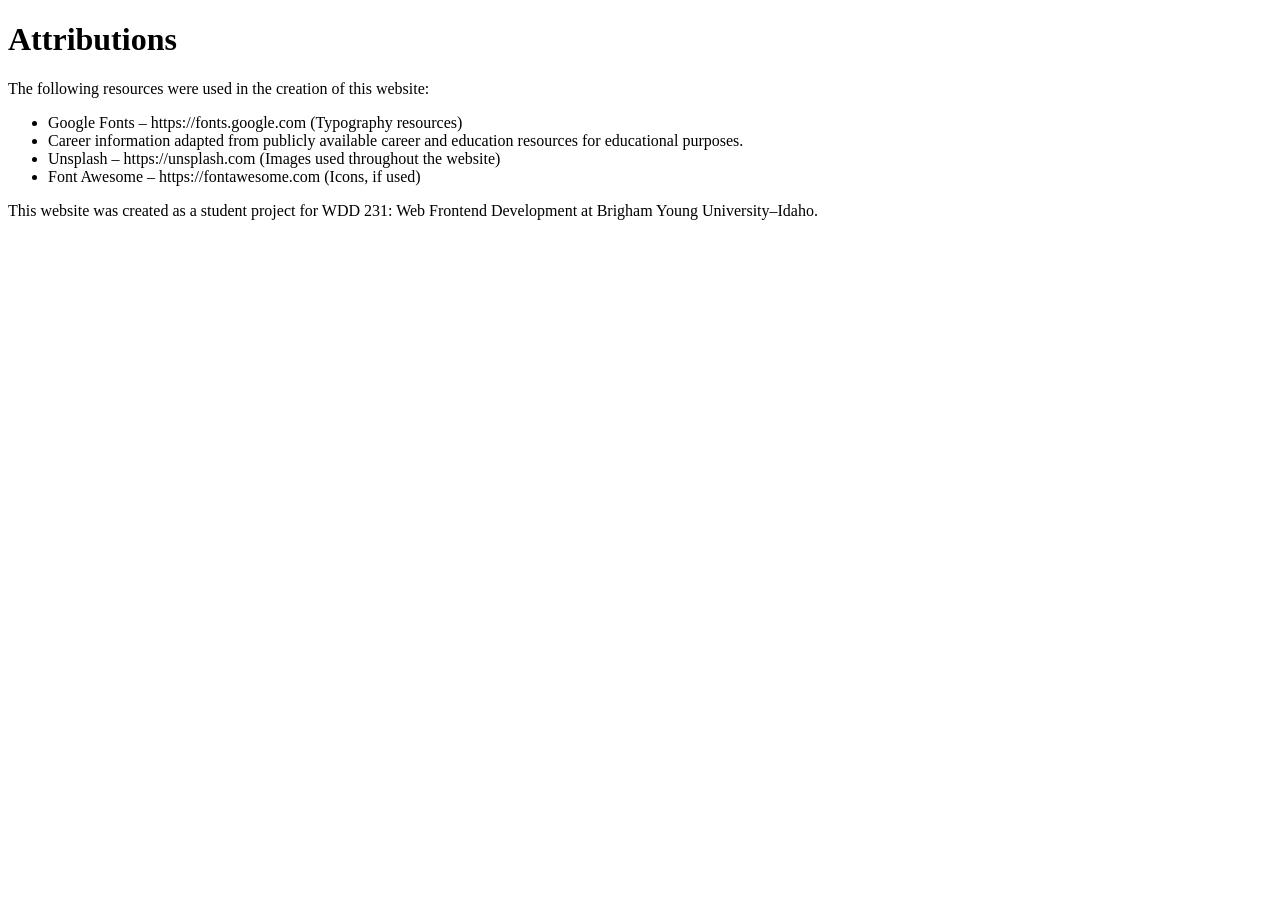
<file: finalproject/attributions.html>
<!DOCTYPE html>
<html lang="en">
<head>
<meta charset="UTF-8">
<meta name="viewport" content="width=device-width, initial-scale=1.0">
<title>Attributions | Smart Study & Career Navigator</title>
</head>

<body>

<h1>Attributions</h1>

<p>
The following resources were used in the creation of this website:
</p>

<ul>
    <li>
        Google Fonts –
        https://fonts.google.com
        (Typography resources)
    </li>

    <li>
        Career information adapted from publicly available
        career and education resources for educational purposes.
    </li>

    <li>
        Unsplash –
        https://unsplash.com
        (Images used throughout the website)
    </li>

    <li>
        Font Awesome –
        https://fontawesome.com
        (Icons, if used)
    </li>
</ul>

<p>
This website was created as a student project for WDD 231:
Web Frontend Development at Brigham Young University–Idaho.
</p>

</body>
</html>
</file>
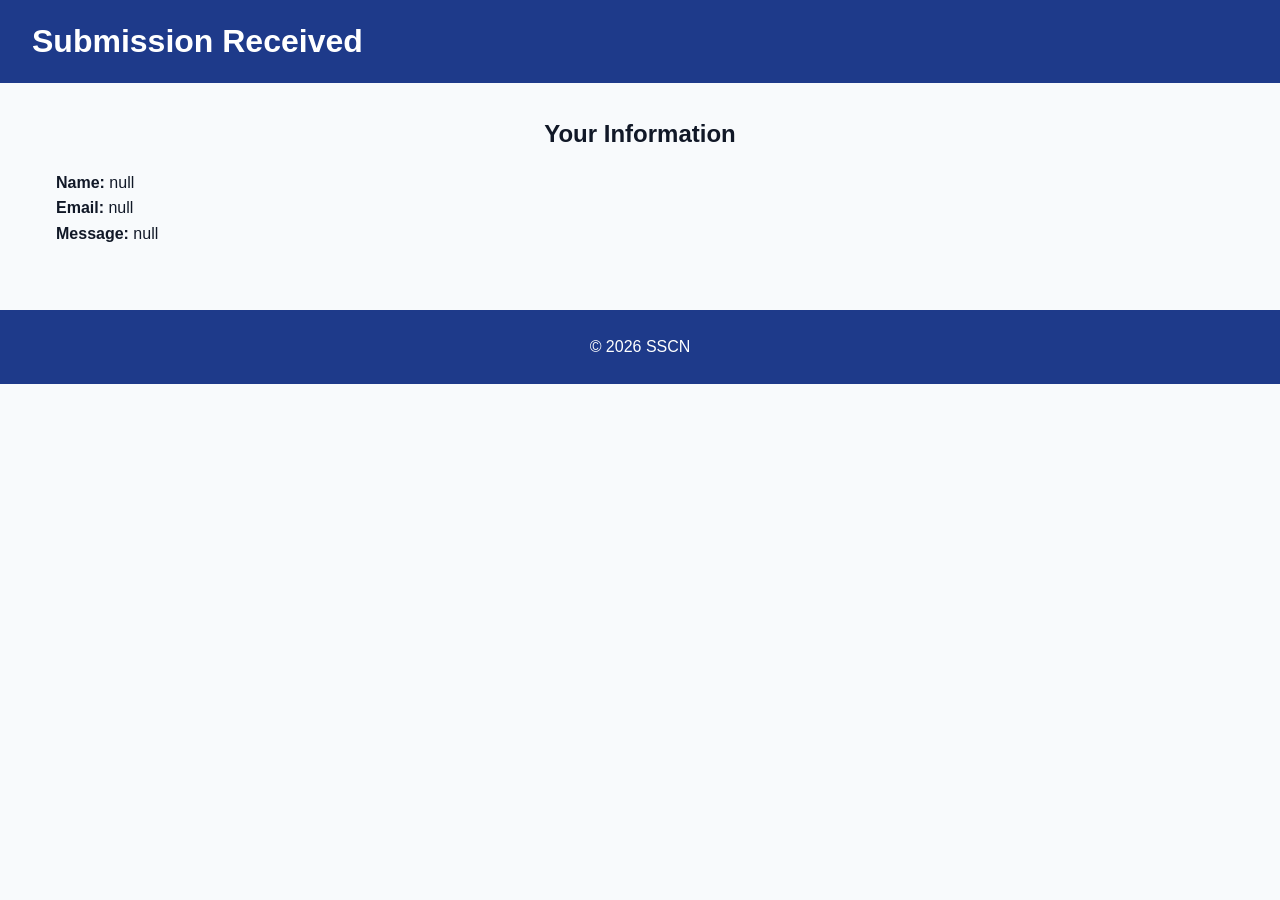
<file: finalproject/form-action.html>
<!DOCTYPE html>
<html lang="en">
<head>

<meta charset="UTF-8">

<meta name="viewport"
content="width=device-width, initial-scale=1.0">

<title>Form Submission | SSCN</title>

<meta
name="description"
content="Form submission page."
>

<meta
name="author"
content="Your Name"
>

<link
rel="stylesheet"
href="styles/site.css"
>

<script defer src="scripts/form-action.js"></script>

</head>

<body>

<header>

<h1>Submission Received</h1>

</header>

<main>

<section class="features">

<h2>Your Information</h2>

<div id="results"></div>

</section>

</main>

<footer>

<p>
© 2026 SSCN
</p>

</footer>

</body>
</html>
</file>
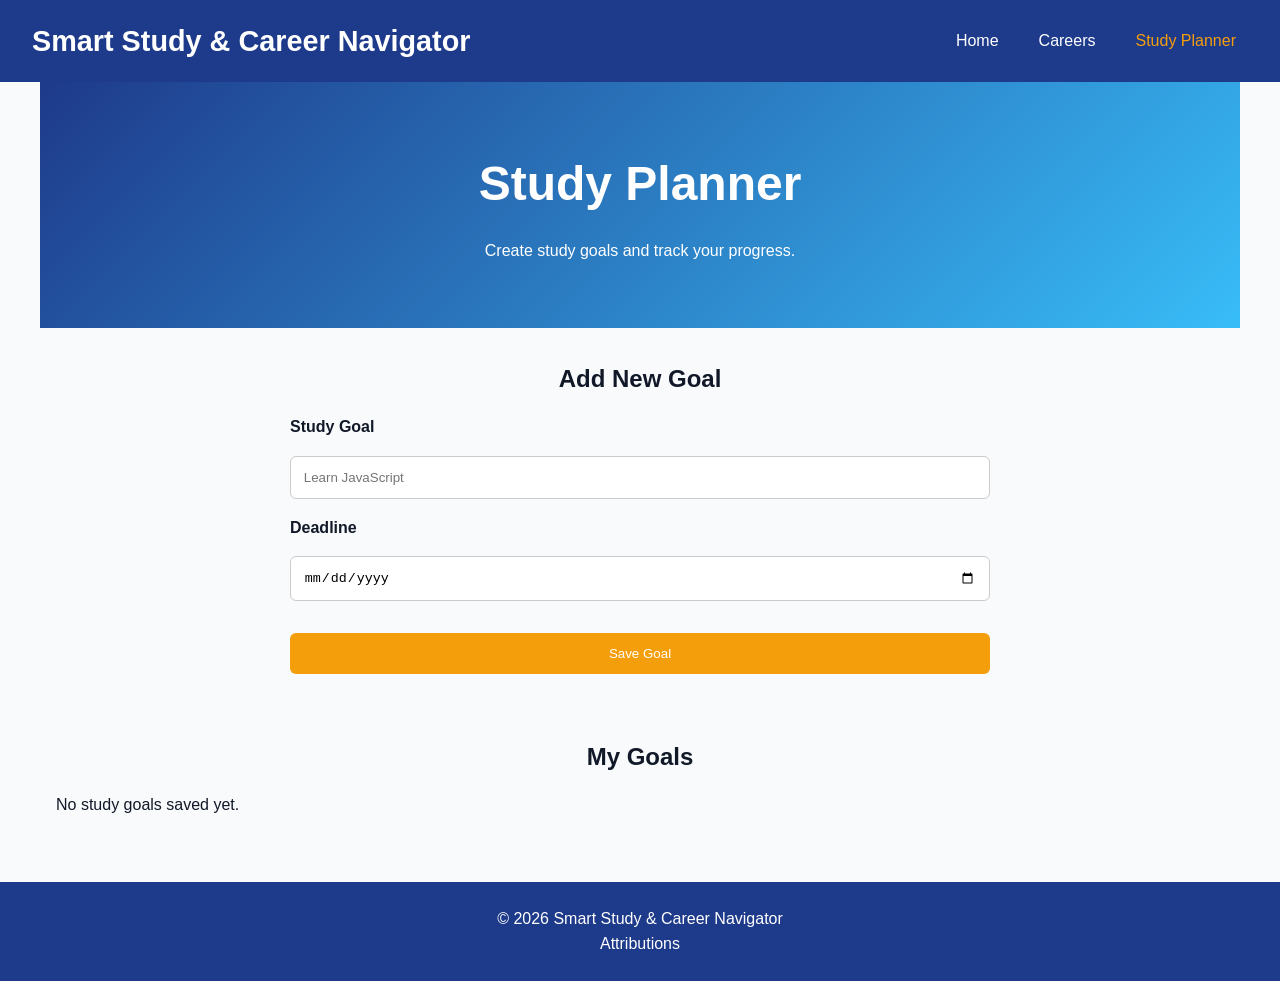
<file: finalproject/planner.html>
<!DOCTYPE html>
<html lang="en">
<head>
<meta charset="UTF-8">
<meta name="viewport" content="width=device-width, initial-scale=1.0">

<title>Study Planner | SSCN</title>

<meta name="description" content="Create and manage study goals.">
<meta name="author" content="Your Name">

<link rel="stylesheet" href="styles/site.css">

<script type="module" src="scripts/planner.js"></script>

</head>

<body>

<header>

<div class="logo">
<h1>Smart Study & Career Navigator</h1>
</div>

<button id="menuBtn">☰</button>

<nav id="navMenu">
<a href="index.html">Home</a>
<a href="careers.html">Careers</a>
<a href="planner.html" class="active">Study Planner</a>
</nav>

</header>

<main>

<section class="hero">

<h2>Study Planner</h2>

<p>
Create study goals and track your progress.
</p>

</section>

<section class="features">

<h2>Add New Goal</h2>

<form id="goalForm">

<label for="goal">
Study Goal
</label>

<input
type="text"
id="goal"
required
placeholder="Learn JavaScript"
/>

<label for="deadline">
Deadline
</label>

<input
type="date"
id="deadline"
required
/>

<button type="submit" class="btn">
Save Goal
</button>

</form>

</section>

<section>

<h2>My Goals</h2>

<div id="goalContainer" class="cards"></div>

</section>

</main>

<footer>

<p>
© 2026 Smart Study & Career Navigator
</p>

<a href="attributions.html">
Attributions
</a>

</footer>

</body>
</html>
</file>
<file: chamber/styles/chamber.css>
:root {
    --primary: #0f172a;
    --secondary: #1e293b;
    --accent: #38bdf8;
    --light: #f8fafc;
    --white: #ffffff;
}

* {
    box-sizing: border-box;
}

body {
    margin: 0;
    font-family: 'Poppins', sans-serif;
    background: var(--light);
    color: #222;
}

.skip-link {
    position: absolute;
    left: -999px;
}

.skip-link:focus {
    left: 10px;
    top: 10px;
    background: white;
    padding: 1rem;
}

header {
    background: var(--primary);
    color: white;
}

.navigation-bar {
    padding: 1rem;
}

.logo-container {
    display: flex;
    align-items: center;
    gap: 1rem;
    text-decoration: none;
    color: white;
}

.logo-image {
    width: 70px;
    border-radius: 50%;
}

#menu-button {
    margin-top: 1rem;
    padding: .7rem 1rem;
    border: none;
    background: var(--accent);
    cursor: pointer;
}

.navigation-links {
    display: none;
    list-style: none;
    padding: 0;
}

.navigation-links.open {
    display: block;
}

.navigation-links li {
    margin: 1rem 0;
}

.navigation-links a {
    color: white;
    text-decoration: none;
    font-weight: 600;
}

.navigation-links a.active {
    color: var(--accent);
}

.hero-section {
    text-align: center;
    padding: 2rem 1rem;
}

.toggle-buttons {
    text-align: center;
    margin-bottom: 2rem;
}

.toggle-buttons button {
    padding: .8rem 1.2rem;
    margin: .5rem;
    border: none;
    background: var(--secondary);
    color: white;
    cursor: pointer;
    border-radius: 5px;
}

footer {
    background: var(--primary);
    color: white;
    padding: 2rem 1rem;
    margin-top: 2rem;
}

.social-links {
    display: flex;
    gap: 1rem;
}

.social-links a {
color: var(--accent);
}

@media screen and (min-width: 768px) {

    #menu-button {
        display: none;
    }

    .navigation-bar {
        display: flex;
        justify-content: space-between;
        align-items: center;
    }

    .navigation-links {
        display: flex;
        gap: 2rem;
    }

    footer {
        display: flex;
        justify-content: space-between;
    }
}

/* =========================
   GLOBAL
========================= */

main {
    width: min(1200px, 95%);
    margin: auto;
}

/* =========================
   HERO SECTION
========================= */

.hero-section {
    position: relative;

    overflow: hidden;

    border-radius: 18px;

    margin: 1rem 0 2rem;
}

.hero-image {
    width: 100%;

    aspect-ratio: 16 / 8;

    object-fit: cover;

    object-position: center;

    display: block;

    filter: brightness(55%);
}

.hero-section::before {
    content: "";

    position: absolute;

    inset: 0;

    background:
    linear-gradient(
        to right,
        rgba(0,0,0,.8),
        rgba(0,0,0,.3)
    );

    z-index: 1;
}

.hero-text {
    position: absolute;

    top: 50%;
    left: 6%;

    transform: translateY(-50%);

    z-index: 2;

    color: white;

    max-width: 600px;
}

.hero-text h2 {
    font-size: clamp(2rem, 5vw, 4rem);

    line-height: 1.1;

    margin-bottom: 1rem;
}

.hero-text p {
    font-size: clamp(1rem, 2vw, 1.2rem);

    line-height: 1.6;

    margin-bottom: 1.5rem;
}

.cta-button {
    display: inline-block;

    background: var(--accent);

    color: white;

    padding: 1rem 1.8rem;

    border-radius: 8px;

    text-decoration: none;

    font-weight: bold;

    transition: .3s ease;
}

.cta-button:hover {
    background: white;

    color: var(--primary);

    transform: translateY(-3px);
}

/* =========================
   SPOTLIGHTS
========================= */

.spotlights {
    margin: 3rem 0;
}

.spotlights h2 {
    text-align: center;

    margin-bottom: 2rem;

    color: var(--primary);
}

#spotlight-container {
    display: grid;

    grid-template-columns:
    repeat(auto-fit, minmax(280px, 1fr));

    gap: 1.5rem;
}

.spotlight-card {
    background: white;

    border-radius: 16px;

    overflow: hidden;

    box-shadow:
    0 8px 20px rgba(0,0,0,.08);

    transition: .3s ease;
}

.spotlight-card:hover {
    transform: translateY(-5px);
}

.spotlight-card img {
    width: 100%;

    height: 200px;

    object-fit: cover;
}

.spotlight-card-content {
    padding: 1.2rem;
}

.spotlight-card h3 {
    margin-top: 0;

    color: var(--primary);
}

.spotlight-card p {
    color: #1f2937;

    margin: .5rem 0;
}

.spotlight-card a {
    display: inline-block;

    margin-top: 1rem;

    color: var(--accent);

    font-weight: bold;

    text-decoration: none;
}

/* =========================
   BETTER CONTRAST
========================= */

body {
    color: #111827;
}

footer {
    color: white;
}

footer a {
    color: #7dd3fc;
}

/* =========================
   MOBILE
========================= */

@media screen and (max-width: 768px) {

    .hero-image {
        aspect-ratio: 4 / 5;
    }

    .hero-text {
        left: 5%;
        right: 5%;

        max-width: 100%;
    }

    .hero-text h2 {
        font-size: 2.2rem;
    }
}

@media screen and (max-width: 480px) {

    .hero-image {
        aspect-ratio: 3 / 4;
    }

    .hero-text h2 {
        font-size: 1.8rem;
    }

    .hero-text p {
        font-size: .95rem;
    }
}


/* =========================
   WEATHER SECTION
========================= */

.weather-current-card {
    display: flex;
    align-items: center;
    gap: 1rem;

    background: white;

    padding: 1rem;

    border-radius: 12px;

    margin-bottom: 1rem;

    box-shadow: 0 8px 20px rgba(0,0,0,.08);
}

.weather-current-card img {
    width: 80px;
}

.weather-current-card h3 {
    margin: 0;

    color: var(--primary);

    font-size: 2rem;
}

.weather-current-card p {
    margin: .3rem 0;
}

/* FORECAST */

#forecast {
    display: grid;

    grid-template-columns: repeat(3, 1fr);

    gap: 1rem;
}

.forecast-card {
    background: white;

    padding: 1rem;

    border-radius: 12px;

    text-align: center;

    box-shadow: 0 8px 20px rgba(0,0,0,.08);

    transition: transform .3s ease;
}

.forecast-card:hover {
    transform: translateY(-5px);
}

.forecast-card h4 {
    margin-top: 0;

    color: var(--primary);
}

.forecast-card img {
    width: 60px;
}

/* ERROR */

.weather-error {
    color: red;

    font-weight: bold;
}

/* MOBILE */

@media screen and (max-width: 600px) {

    #forecast {
        grid-template-columns: 1fr;
    }

    .weather-current-card {
        flex-direction: column;
        text-align: center;
    }
}



/* =========================
   JOIN PAGE
========================= */

.page-title {
    text-align: center;
    font-size: 2rem;
    margin: 2rem 0;
    color: var(--primary);
}

.join-container {
    display: grid;
    gap: 2rem;
    padding: 1.5rem;
}

form {
    background: white;
    padding: 2rem;
    border-radius: 15px;
    box-shadow: 0 8px 25px rgba(0,0,0,.1);
}

form label {
    display: block;
    margin-bottom: 1rem;
    font-weight: 600;
}

form input,
form select,
form textarea {
    width: 100%;
    padding: .9rem;
    margin-top: .4rem;
    border: 1px solid #ddd;
    border-radius: 8px;
    font-size: 1rem;
}

form input:focus,
form select:focus,
form textarea:focus {
    outline: none;
    border-color: var(--accent);
    box-shadow: 0 0 10px rgba(56,189,248,.3);
}

textarea {
    min-height: 120px;
}

.submit-btn {
    background: var(--accent);
    color: white;
    border: none;
    padding: 1rem;
    width: 100%;
    border-radius: 8px;
    font-size: 1rem;
    cursor: pointer;
    transition: .3s;
}

.submit-btn:hover {
    transform: scale(1.02);
}

/* =========================
   MEMBERSHIP CARDS
========================= */

.membership-cards {
    display: grid;
    gap: 1rem;
}

.membership-card {
    background: white;
    border-radius: 15px;
    padding: 1.5rem;
    text-align: center;
    box-shadow: 0 5px 20px rgba(0,0,0,.08);

    opacity: 0;
    animation: cardFade 1s forwards;
}

.membership-card:nth-child(1) { animation-delay: .2s; }
.membership-card:nth-child(2) { animation-delay: .4s; }
.membership-card:nth-child(3) { animation-delay: .6s; }
.membership-card:nth-child(4) { animation-delay: .8s; }

.membership-card:hover {
    transform: translateY(-6px);
    transition: .3s;
}

.membership-card h3 {
    color: var(--primary);
}

.membership-card a {
    text-decoration: none;
    color: var(--accent);
    font-weight: bold;
}

@keyframes cardFade {

    from {
        opacity: 0;
        transform: translateY(30px);
    }

    to {
        opacity: 1;
        transform: translateY(0);
    }
}

/* =========================
   MODALS
========================= */

dialog {
    border: none;
    border-radius: 15px;
    padding: 2rem;
    width: 90%;
    max-width: 450px;
    box-shadow: 0 15px 35px rgba(0,0,0,.2);
}

dialog::backdrop {
    background: rgba(0,0,0,.6);
}

dialog h2 {
    color: var(--primary);
}

dialog button {
    background: var(--accent);
    color: white;
    border: none;
    padding: .8rem 1.2rem;
    border-radius: 8px;
    cursor: pointer;
}

/* =========================
   THANK YOU PAGE
========================= */

.thankyou-container {
    max-width: 900px;
    margin: 2rem auto;
    padding: 1rem;
}

.thankyou-card {
    background: white;
    padding: 2rem;
    border-radius: 15px;
    box-shadow: 0 10px 25px rgba(0,0,0,.1);
}

.success-message {
    text-align: center;
    color: green;
    font-size: 1.2rem;
    margin-bottom: 2rem;
}

.results-grid {
    display: grid;
    gap: 1rem;
}

.result-box {
    background: #f8fafc;
    border-left: 5px solid var(--accent);
    padding: 1rem;
    border-radius: 8px;
}

.home-btn {
    display: block;
    margin-top: 2rem;
    text-align: center;
    background: var(--accent);
    color: white;
    padding: 1rem;
    text-decoration: none;
    border-radius: 8px;
}

.social-links {
    display: flex;
    justify-content: center;
    gap: 1rem;
}

.social-links img {
    width: 40px;
    height: 40px;
    transition: .3s;
}

.social-links img:hover {
    transform: scale(1.1);
}

@media screen and (min-width: 768px) {

    .join-container {
        grid-template-columns: 2fr 1fr;
    }

}
</file>
<file: finalproject/styles/site.css>
:root {
    --primary: #1e3a8a;
    --secondary: #38bdf8;
    --accent: #f59e0b;
    --light: #f8fafc;
    --dark: #111827;
    --white: #ffffff;
}

/* Reset */
* {
    margin: 0;
    padding: 0;
    box-sizing: border-box;
}

body {
    font-family: Arial, Helvetica, sans-serif;
    background-color: var(--light);
    color: var(--dark);
    line-height: 1.6;
}

/* Header */
header {
    background: var(--primary);
    color: var(--white);
    display: flex;
    justify-content: space-between;
    align-items: center;
    padding: 1rem;
}

.logo h1 {
    font-size: 1.8rem;
}

#menuBtn {
    background: none;
    border: none;
    color: white;
    font-size: 2rem;
    cursor: pointer;
}

/* Navigation */
nav {
    display: none;
    flex-direction: column;
    width: 100%;
}

nav.open {
    display: flex;
}

nav a {
    color: white;
    text-decoration: none;
    padding: .75rem;
    transition: .3s;
}

nav a:hover,
nav a.active {
    color: var(--accent);
}

/* Hero */
.hero {
    background: linear-gradient(
        135deg,
        var(--primary),
        var(--secondary)
    );
    color: white;
    text-align: center;
    padding: 4rem 1rem;
}

.hero h2 {
    font-size: 2rem;
    margin-bottom: 1rem;
}

.hero p {
    max-width: 700px;
    margin: auto;
}

/* Sections */
section {
    padding: 2rem 1rem;
}

section h2 {
    margin-bottom: 1rem;
    text-align: center;
}

/* Cards */
.cards {
    display: grid;
    gap: 1rem;
}

.card {
    background: var(--white);
    padding: 1.2rem;
    border-radius: 10px;
    box-shadow: 0 3px 10px rgba(0,0,0,.1);
    transition: transform .3s ease;
}

.card:hover {
    transform: translateY(-5px);
}

.card h3 {
    margin-bottom: .5rem;
    color: var(--primary);
}

/* Buttons */
.btn {
    display: inline-block;
    margin-top: 1rem;
    background: var(--accent);
    color: white;
    padding: .8rem 1.3rem;
    border: none;
    border-radius: 6px;
    text-decoration: none;
    cursor: pointer;
}

.btn:hover {
    opacity: .9;
}

/* Forms */
form {
    max-width: 700px;
    margin: auto;
    display: grid;
    gap: 1rem;
}

label {
    font-weight: bold;
}

input,
select,
textarea {
    width: 100%;
    padding: .8rem;
    border: 1px solid #ccc;
    border-radius: 6px;
}

textarea {
    resize: vertical;
}

/* Study Planner */
.deleteBtn {
    background: #dc2626;
}

/* Modal */
dialog {
    border: none;
    border-radius: 10px;
    padding: 1.5rem;
    max-width: 500px;
    width: 90%;
}

dialog::backdrop {
    background: rgba(0,0,0,.6);
}

/* Statistics Cards */
#stats {
    display: grid;
    gap: 1rem;
}

/* Footer */
footer {
    background: var(--primary);
    color: white;
    text-align: center;
    padding: 1.5rem;
    margin-top: 2rem;
}

footer a {
    color: white;
    text-decoration: none;
}

footer a:hover {
    color: var(--accent);
}

/* Desktop */
@media (min-width: 768px) {

    header {
        padding: 1rem 2rem;
    }

    #menuBtn {
        display: none;
    }

    nav {
        display: flex;
        flex-direction: row;
        width: auto;
        gap: 1rem;
    }

    .cards {
        grid-template-columns: repeat(auto-fit, minmax(250px, 1fr));
    }

    #stats {
        grid-template-columns: repeat(auto-fit, minmax(180px, 1fr));
    }

    .hero h2 {
        font-size: 3rem;
    }

    section {
        max-width: 1200px;
        margin: auto;
    }
}
</file>
<file: chamber/styles/directory.css>
.directory-grid {
    display: grid;
    grid-template-columns: 1fr;
    gap: 1.5rem;
    padding: 1rem;
}

.member-card {
    background: white;
    border-radius: 15px;
    overflow: hidden;
    box-shadow: 0 5px 15px rgba(0,0,0,.1);
    transition: transform .3s ease;
}

.member-card:hover {
    transform: translateY(-5px);
}

.member-card img {
    width: 100%;
    height: 220px;
    object-fit: cover;
}

.card-content {
    padding: 1rem;
}

.membership-level {
    display: inline-block;
    background: gold;
    color: black;
    padding: .3rem .8rem;
    border-radius: 20px;
    font-weight: bold;
}

.member-card a {
    color: #2563eb;
    text-decoration: none;
}

.directory-list {
    display: flex;
    flex-direction: column;
    gap: 1rem;
    padding: 1rem;
}

@media screen and (min-width: 768px) {

    .directory-grid {
        grid-template-columns: repeat(3, 1fr);
    }

    .directory-list .member-card {
        display: flex;
        align-items: center;
    }

    .directory-list .member-card img {
        width: 300px;
        height: 100%;
    }
}
</file>
<file: chamber/styles/discover.css>
.discover-hero{
    background: linear-gradient(135deg,#0f172a,#1e293b);
    color:white;
    padding:4rem 2rem;
    border-radius:20px;
    margin:2rem auto;
    max-width:1400px;
}

.hero-content{
    display:grid;
    grid-template-columns:2fr 2fr 1fr;
    align-items:center;
    gap:2rem;
}

.discover-hero h1{
    font-size:4rem;
    margin:0;
    line-height:1.1;
}

.discover-hero p{
    font-size:1.2rem;
    line-height:1.8;
    margin:0;
}

.cta-button{
    display:inline-block;
    background:#38bdf8;
    color:white;
    padding:1rem 1.8rem;
    text-decoration:none;
    border-radius:10px;
    font-weight:bold;
    text-align:center;
    transition:.3s;
}

.cta-button:hover{
    background:#0284c7;
    transform:translateY(-3px);
}
/* =========================
   VISITOR MESSAGE
========================= */

#visitMessage {
    max-width: 1200px;
    margin: 1rem auto;
    padding: 1rem;
    text-align: center;
    font-weight: 600;
    background: linear-gradient(135deg,#38bdf8,#0f172a);
    color: white;
    border-radius: 12px;
    box-shadow: 0 5px 15px rgba(0,0,0,.15);
}

/* =========================
   FACTS SECTION
========================= */

.stats-section {
    display: grid;
    gap: 1rem;
    padding: 2rem 1rem;
    max-width: 1200px;
    margin: auto;
}

.stat-card {
    background: white;
    padding: 2rem;
    text-align: center;
    border-radius: 15px;
    box-shadow: 0 5px 20px rgba(0,0,0,.08);
}

.stat-card h2 {
    color: #0f172a;
    margin-bottom: .5rem;
}

.stat-card p {
    color: #38bdf8;
    font-size: 1.3rem;
    font-weight: bold;
}

/* =========================
   SECTION TITLE
========================= */

.section-title {
    text-align: center;
    font-size: 2rem;
    margin: 2rem 0;
    color: #0f172a;
}

/* =========================
   DISCOVER GRID
========================= */

.discover-grid {
    display: grid;
    gap: 1.5rem;
    padding: 1rem;
    max-width: 1400px;
    margin: auto;

    grid-template-areas:
        "one"
        "two"
        "three"
        "four"
        "five"
        "six"
        "seven"
        "eight";
}

.place-card:nth-child(1){grid-area:one;}
.place-card:nth-child(2){grid-area:two;}
.place-card:nth-child(3){grid-area:three;}
.place-card:nth-child(4){grid-area:four;}
.place-card:nth-child(5){grid-area:five;}
.place-card:nth-child(6){grid-area:six;}
.place-card:nth-child(7){grid-area:seven;}
.place-card:nth-child(8){grid-area:eight;}

/* =========================
   CARD DESIGN
========================= */
.place-card{
    background:white;
    border-radius:18px;
    overflow:hidden;
    box-shadow:0 8px 20px rgba(0,0,0,.08);
    transition:.4s;
    display:flex;
    flex-direction:column;
}

.place-card:hover{
    transform:translateY(-10px);
    box-shadow:0 15px 35px rgba(0,0,0,.15);
}

.place-card img{
    width:100%;
    height:260px;
    object-fit:cover;
    display:block;
}

.place-card h2{
    background:#0f172a;
    color:white;
    margin:0;
    padding:1rem;
    text-align:center;
}

.place-card address{
    padding:1rem;
    font-style:normal;
    font-weight:bold;
    color:#334155;
}

.place-card p{
    padding:0 1rem;
    line-height:1.7;
    flex-grow:1;
}

.place-card button{
    margin:1rem;
    padding:.8rem 1.2rem;
    border:none;
    background:#38bdf8;
    color:white;
    border-radius:8px;
    cursor:pointer;
    font-weight:bold;
}

.place-card button:hover{
    background:#0284c7;
}
/* =========================
   IMAGE HOVER EFFECT
========================= */

@media (min-width: 641px){

    .place-card img{
        transition:.5s;
    }

    .place-card img:hover{
        transform:scale(1.06);
        filter:brightness(1.1);
    }

    .stats-section{
        grid-template-columns:repeat(3,1fr);
    }

    .discover-grid{
        grid-template-columns:1fr 1fr;

        grid-template-areas:
        "one two"
        "three four"
        "five six"
        "seven eight";
    }
}

/* =========================
   LARGE VIEW
========================= */

@media (min-width:1025px){

    .discover-grid{

        grid-template-columns:
        1fr
        1fr
        1fr;

        grid-template-areas:
        "one one two"
        "three four two"
        "five six seven"
        "eight eight seven";
    }

    .discover-hero h1{
        font-size:4rem;
    }
}
</file>
